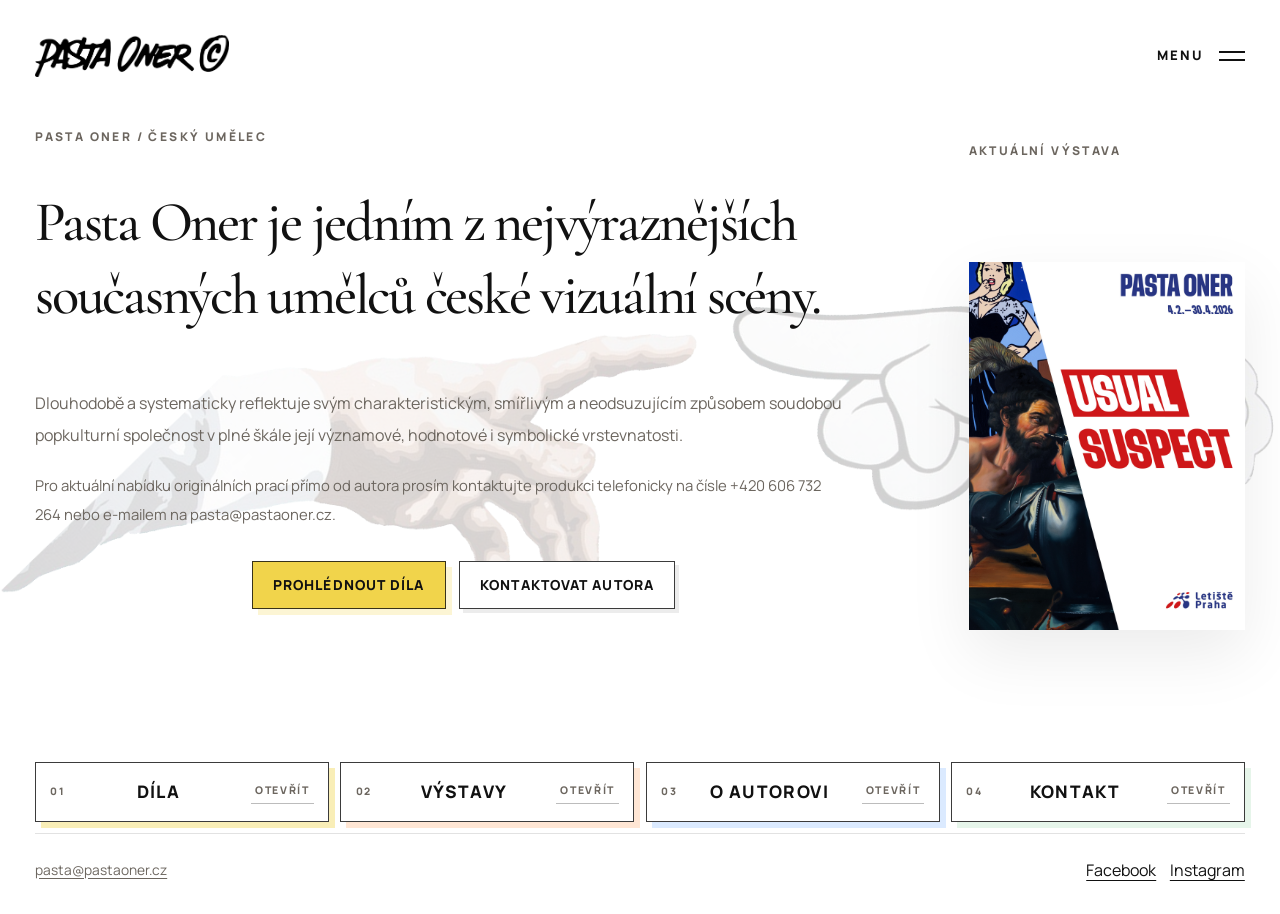
<file: index.html>
<!DOCTYPE html>
<html lang="en">
<head>
  <meta charset="UTF-8">
  <meta name="viewport" content="width=device-width, initial-scale=1.0">
  <title>Pasta Oner | Home</title>
  <meta
    name="description"
    content="A clean, multi-page portfolio concept for Czech artist Pasta Oner, led by the current exhibition and a flatter editorial layout."
  >
  <link rel="preconnect" href="https://fonts.googleapis.com">
  <link rel="preconnect" href="https://fonts.gstatic.com" crossorigin>
  <link
    href="https://fonts.googleapis.com/css2?family=Cormorant+Garamond:wght@400;500;600;700&amp;family=Manrope:wght@400;500;600;700;800&amp;display=swap"
    rel="stylesheet"
  >
  <link
    href="https://cdn.jsdelivr.net/npm/bootstrap@5.3.8/dist/css/bootstrap.min.css"
    rel="stylesheet"
    integrity="sha384-sRIl4kxILFvY47J16cr9ZwB07vP4J8+LH7qKQnuqkuIAvNWLzeN8tE5YBujZqJLB"
    crossorigin="anonymous"
  >
  <link rel="stylesheet" href="css/styles.css">
</head>
<body data-page="home">
  <div class="site-shell">
    <header class="site-header">
      <div class="site-header__inner">
        <a class="site-brand" href="index.html" aria-label="Go to homepage">
          <img src="assets/logo.png" alt="Pasta Oner logo">
        </a>
        <div class="site-header__actions">
          <button class="menu-toggle" type="button" data-menu-toggle aria-controls="siteNavPanel" aria-expanded="false">
            <span class="menu-toggle__label" data-ui="menu_open">Menu</span>
            <span class="menu-toggle__icon" aria-hidden="true"></span>
          </button>
        </div>
      </div>
      <div class="menu-panel" id="siteNavPanel" data-menu-panel aria-hidden="true">
        <div class="menu-panel__header">
          <span class="menu-panel__eyebrow">Pasta Oner</span>
          <button class="menu-close" type="button" data-menu-close aria-label="Close menu" data-ui="menu_close">Close</button>
        </div>
        <div class="menu-panel__body">
          <ul class="site-nav" data-site-nav></ul>
          <div class="menu-panel__tools">
            <div class="menu-panel__tool-row">
              <span class="menu-panel__eyebrow" data-ui="language_switch">Language</span>
              <div class="language-switch language-switch--menu" role="group" aria-label="Language switch">
                <button class="language-switch__button" type="button" data-set-lang="cs">CZ</button>
                <button class="language-switch__button" type="button" data-set-lang="en">EN</button>
              </div>
            </div>
            <div class="menu-panel__tool-row">
              <span class="menu-panel__eyebrow" data-ui="theme_switch">Theme</span>
              <div class="language-switch language-switch--menu" role="group" aria-label="Theme switch">
                <button class="language-switch__button" type="button" data-set-theme="light" data-ui="theme_light">Light</button>
                <button class="language-switch__button" type="button" data-set-theme="dark" data-ui="theme_dark">Dark</button>
              </div>
            </div>
          </div>
        </div>
      </div>
      <button class="menu-backdrop" type="button" data-menu-close tabindex="-1" aria-hidden="true"></button>
    </header>

    <main class="page-main">
      <section class="landing-grid section-line">
        <div class="landing-gesture" aria-hidden="true">
          <img src="assets/hands.png" alt="">
        </div>
        <div class="landing-grid__copy">
          <span class="section-kicker" data-home-kicker></span>
          <h1 class="display-title" data-home-title></h1>
          <p class="lead-copy" data-home-copy></p>
          <p class="page-note" data-home-note></p>
          <div class="hero-actions">
            <a class="button-link button-link--filled" href="works.html" data-ui="home_primary_cta">View artworks</a>
            <a class="button-link" href="contact.html" data-ui="home_secondary_cta">Contact the artist</a>
          </div>
        </div>
        <aside class="poster-panel">
          <span class="section-kicker" data-ui="current_exhibition">Current exhibition</span>
          <div class="poster-panel__image">
            <a class="poster-panel__link" href="exhibitions.html" aria-label="Open exhibitions page">
              <img src="assets/currentexibit.jpg" alt="Current exhibition poster">
            </a>
          </div>
        </aside>
      </section>

      <section class="section-line home-directory">
        <div class="home-route-list" data-home-links></div>
      </section>
    </main>

    <footer class="site-footer" data-site-footer></footer>
  </div>

  <script
    src="https://cdn.jsdelivr.net/npm/bootstrap@5.3.8/dist/js/bootstrap.bundle.min.js"
    integrity="sha384-FKyoEForCGlyvwx9Hj09JcYn3nv7wiPVlz7YYwJrWVcXK/BmnVDxM+D2scQbITxI"
    crossorigin="anonymous"
  ></script>
  <script src="js/content.js"></script>
  <script src="js/main.js"></script>
</body>
</html>
</file>
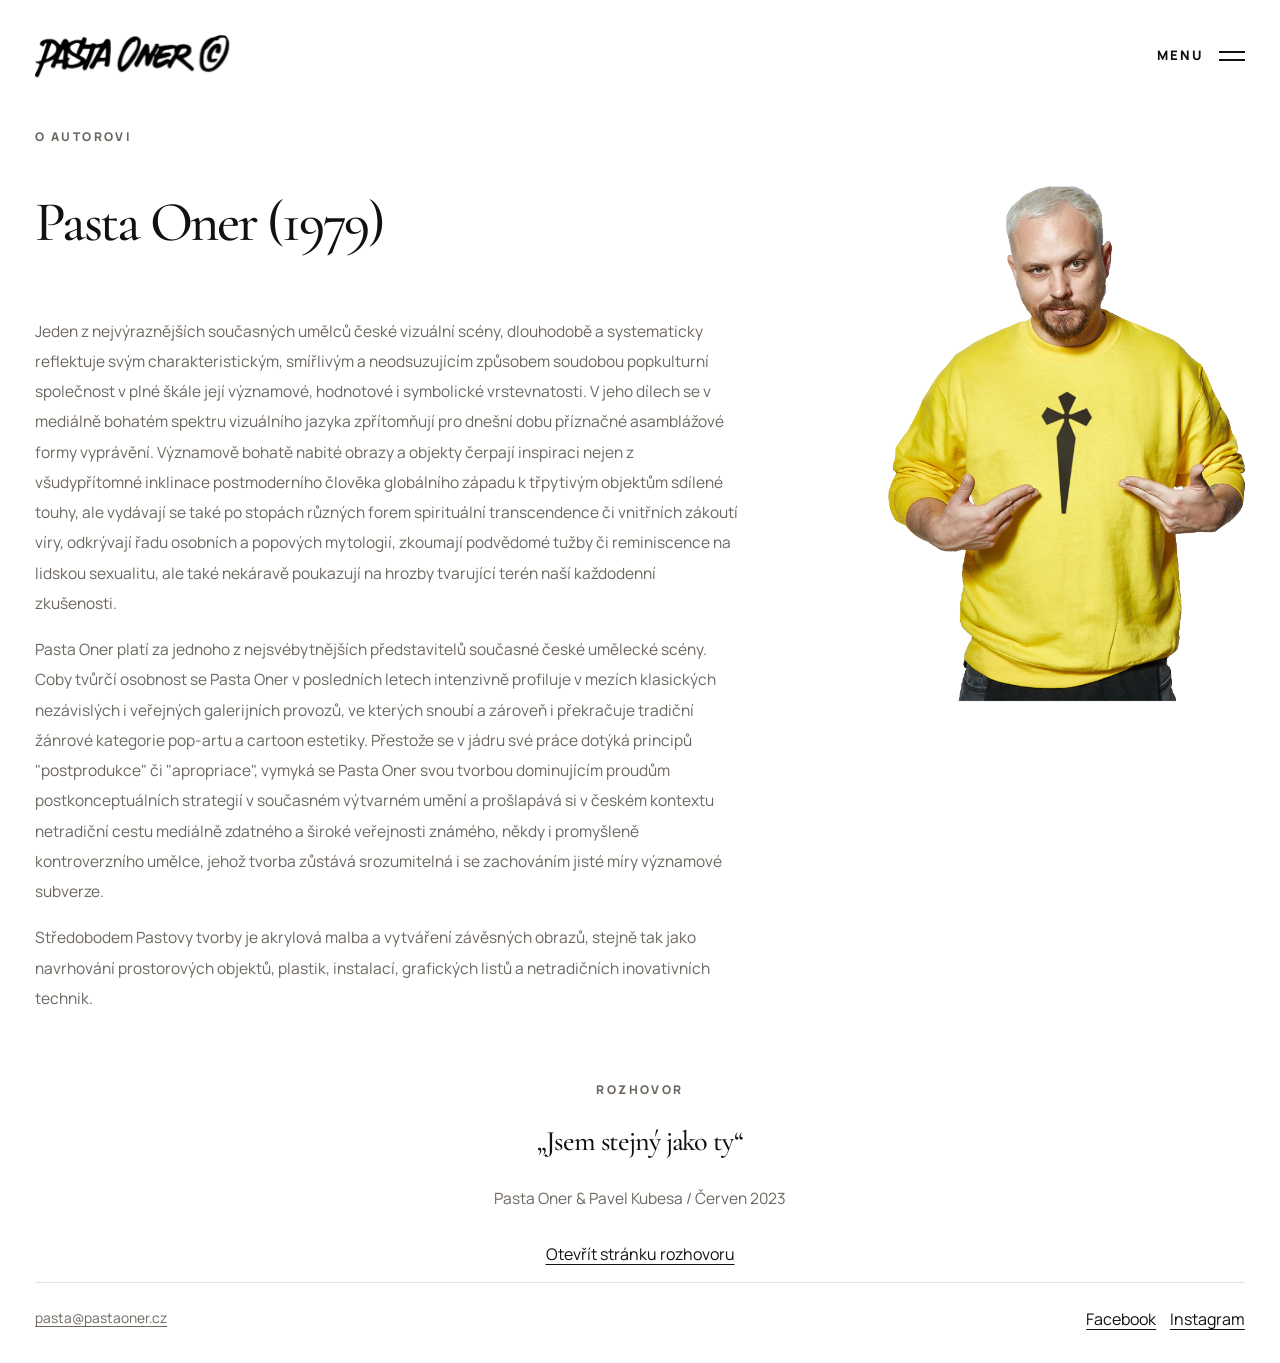
<file: about.html>
<!DOCTYPE html>
<html lang="en">
<head>
  <meta charset="UTF-8">
  <meta name="viewport" content="width=device-width, initial-scale=1.0">
  <title>Pasta Oner | About</title>
  <meta
    name="description"
    content="Biography, practice overview, and interview entry point for Pasta Oner."
  >
  <link rel="preconnect" href="https://fonts.googleapis.com">
  <link rel="preconnect" href="https://fonts.gstatic.com" crossorigin>
  <link
    href="https://fonts.googleapis.com/css2?family=Cormorant+Garamond:wght@400;500;600;700&amp;family=Manrope:wght@400;500;600;700;800&amp;display=swap"
    rel="stylesheet"
  >
  <link
    href="https://cdn.jsdelivr.net/npm/bootstrap@5.3.8/dist/css/bootstrap.min.css"
    rel="stylesheet"
    integrity="sha384-sRIl4kxILFvY47J16cr9ZwB07vP4J8+LH7qKQnuqkuIAvNWLzeN8tE5YBujZqJLB"
    crossorigin="anonymous"
  >
  <link rel="stylesheet" href="css/styles.css">
</head>
<body data-page="about">
  <div class="site-shell">
    <header class="site-header">
      <div class="site-header__inner">
        <a class="site-brand" href="index.html" aria-label="Go to homepage">
          <img src="assets/logo.png" alt="Pasta Oner logo">
        </a>
        <div class="site-header__actions">
          <button class="menu-toggle" type="button" data-menu-toggle aria-controls="siteNavPanel" aria-expanded="false">
            <span class="menu-toggle__label" data-ui="menu_open">Menu</span>
            <span class="menu-toggle__icon" aria-hidden="true"></span>
          </button>
        </div>
      </div>
      <div class="menu-panel" id="siteNavPanel" data-menu-panel aria-hidden="true">
        <div class="menu-panel__header">
          <span class="menu-panel__eyebrow">Pasta Oner</span>
          <button class="menu-close" type="button" data-menu-close aria-label="Close menu" data-ui="menu_close">Close</button>
        </div>
        <div class="menu-panel__body">
          <ul class="site-nav" data-site-nav></ul>
          <div class="menu-panel__tools">
            <div class="menu-panel__tool-row">
              <span class="menu-panel__eyebrow" data-ui="language_switch">Language</span>
              <div class="language-switch language-switch--menu" role="group" aria-label="Language switch">
                <button class="language-switch__button" type="button" data-set-lang="cs">CZ</button>
                <button class="language-switch__button" type="button" data-set-lang="en">EN</button>
              </div>
            </div>
            <div class="menu-panel__tool-row">
              <span class="menu-panel__eyebrow" data-ui="theme_switch">Theme</span>
              <div class="language-switch language-switch--menu" role="group" aria-label="Theme switch">
                <button class="language-switch__button" type="button" data-set-theme="light" data-ui="theme_light">Light</button>
                <button class="language-switch__button" type="button" data-set-theme="dark" data-ui="theme_dark">Dark</button>
              </div>
            </div>
          </div>
        </div>
      </div>
      <button class="menu-backdrop" type="button" data-menu-close tabindex="-1" aria-hidden="true"></button>
    </header>

    <main class="page-main">
      <section class="about-layout section-line">
        <div class="about-layout__copy">
          <span class="section-kicker" data-about-kicker></span>
          <h1 class="display-title" data-about-title></h1>
          <div class="body-copy bio-copy" data-bio-copy></div>
        </div>
        <aside class="media-panel media-panel--portrait">
          <div class="media-panel__image">
            <img src="assets/pasta_portrait.png" alt="Pasta Oner portrait">
          </div>
        </aside>
      </section>

      <section class="section-line interview-teaser">
        <span class="section-kicker" data-ui="interview">Interview</span>
        <h2 class="section-title section-title--compact" data-about-interview-title></h2>
        <p class="body-copy" data-about-interview-copy></p>
        <a class="text-link" href="interview.html" data-ui="open_interview_subpage">Open interview subpage</a>
      </section>
    </main>

    <footer class="site-footer" data-site-footer></footer>
  </div>

  <script
    src="https://cdn.jsdelivr.net/npm/bootstrap@5.3.8/dist/js/bootstrap.bundle.min.js"
    integrity="sha384-FKyoEForCGlyvwx9Hj09JcYn3nv7wiPVlz7YYwJrWVcXK/BmnVDxM+D2scQbITxI"
    crossorigin="anonymous"
  ></script>
  <script src="js/content.js"></script>
  <script src="js/main.js"></script>
</body>
</html>
</file>
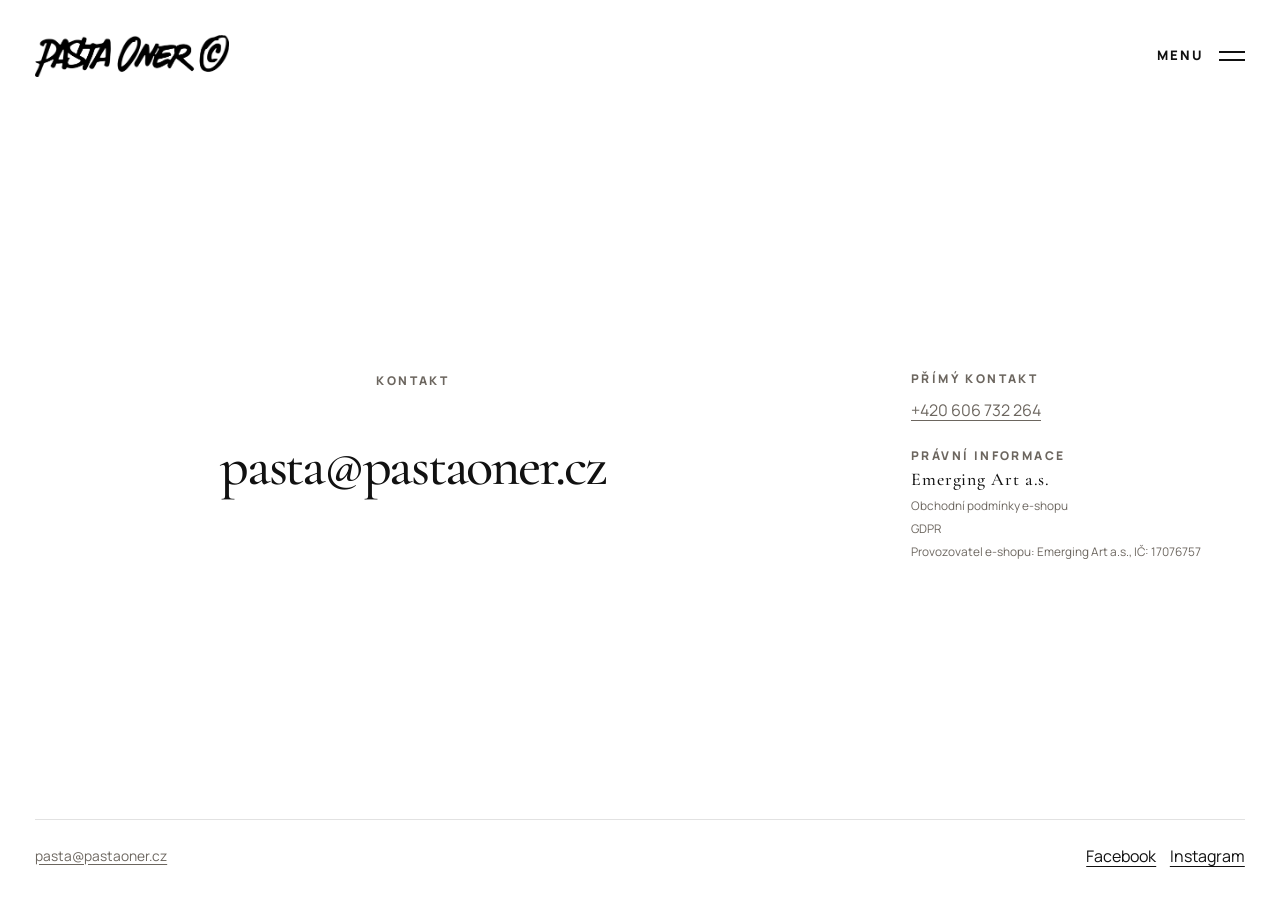
<file: contact.html>
<!DOCTYPE html>
<html lang="en">
<head>
  <meta charset="UTF-8">
  <meta name="viewport" content="width=device-width, initial-scale=1.0">
  <title>Pasta Oner | Contact</title>
  <meta
    name="description"
    content="Contact information, social links, and source legal note for Pasta Oner."
  >
  <link rel="preconnect" href="https://fonts.googleapis.com">
  <link rel="preconnect" href="https://fonts.gstatic.com" crossorigin>
  <link
    href="https://fonts.googleapis.com/css2?family=Cormorant+Garamond:wght@400;500;600;700&amp;family=Manrope:wght@400;500;600;700;800&amp;display=swap"
    rel="stylesheet"
  >
  <link
    href="https://cdn.jsdelivr.net/npm/bootstrap@5.3.8/dist/css/bootstrap.min.css"
    rel="stylesheet"
    integrity="sha384-sRIl4kxILFvY47J16cr9ZwB07vP4J8+LH7qKQnuqkuIAvNWLzeN8tE5YBujZqJLB"
    crossorigin="anonymous"
  >
  <link rel="stylesheet" href="css/styles.css">
</head>
<body data-page="contact">
  <div class="site-shell">
    <header class="site-header">
      <div class="site-header__inner">
        <a class="site-brand" href="index.html" aria-label="Go to homepage">
          <img src="assets/logo.png" alt="Pasta Oner logo">
        </a>
        <div class="site-header__actions">
          <button class="menu-toggle" type="button" data-menu-toggle aria-controls="siteNavPanel" aria-expanded="false">
            <span class="menu-toggle__label" data-ui="menu_open">Menu</span>
            <span class="menu-toggle__icon" aria-hidden="true"></span>
          </button>
        </div>
      </div>
      <div class="menu-panel" id="siteNavPanel" data-menu-panel aria-hidden="true">
        <div class="menu-panel__header">
          <span class="menu-panel__eyebrow">Pasta Oner</span>
          <button class="menu-close" type="button" data-menu-close aria-label="Close menu" data-ui="menu_close">Close</button>
        </div>
        <div class="menu-panel__body">
          <ul class="site-nav" data-site-nav></ul>
          <div class="menu-panel__tools">
            <div class="menu-panel__tool-row">
              <span class="menu-panel__eyebrow" data-ui="language_switch">Language</span>
              <div class="language-switch language-switch--menu" role="group" aria-label="Language switch">
                <button class="language-switch__button" type="button" data-set-lang="cs">CZ</button>
                <button class="language-switch__button" type="button" data-set-lang="en">EN</button>
              </div>
            </div>
            <div class="menu-panel__tool-row">
              <span class="menu-panel__eyebrow" data-ui="theme_switch">Theme</span>
              <div class="language-switch language-switch--menu" role="group" aria-label="Theme switch">
                <button class="language-switch__button" type="button" data-set-theme="light" data-ui="theme_light">Light</button>
                <button class="language-switch__button" type="button" data-set-theme="dark" data-ui="theme_dark">Dark</button>
              </div>
            </div>
          </div>
        </div>
      </div>
      <button class="menu-backdrop" type="button" data-menu-close tabindex="-1" aria-hidden="true"></button>
    </header>

    <main class="page-main">
      <section class="contact-layout section-line">
        <div class="contact-layout__copy">
          <span class="section-kicker" data-contact-kicker></span>
          <h1 class="display-title" data-contact-title></h1>
          <div class="lead-copy lead-copy--contact" data-contact-copy></div>
        </div>
        <div class="contact-stack">
          <div class="info-block info-block--contact" data-contact-primary></div>
          <div class="info-block info-block--legal" data-contact-legal></div>
        </div>
      </section>
    </main>

    <footer class="site-footer" data-site-footer></footer>
  </div>

  <script
    src="https://cdn.jsdelivr.net/npm/bootstrap@5.3.8/dist/js/bootstrap.bundle.min.js"
    integrity="sha384-FKyoEForCGlyvwx9Hj09JcYn3nv7wiPVlz7YYwJrWVcXK/BmnVDxM+D2scQbITxI"
    crossorigin="anonymous"
  ></script>
  <script src="js/content.js"></script>
  <script src="js/main.js"></script>
</body>
</html>
</file>
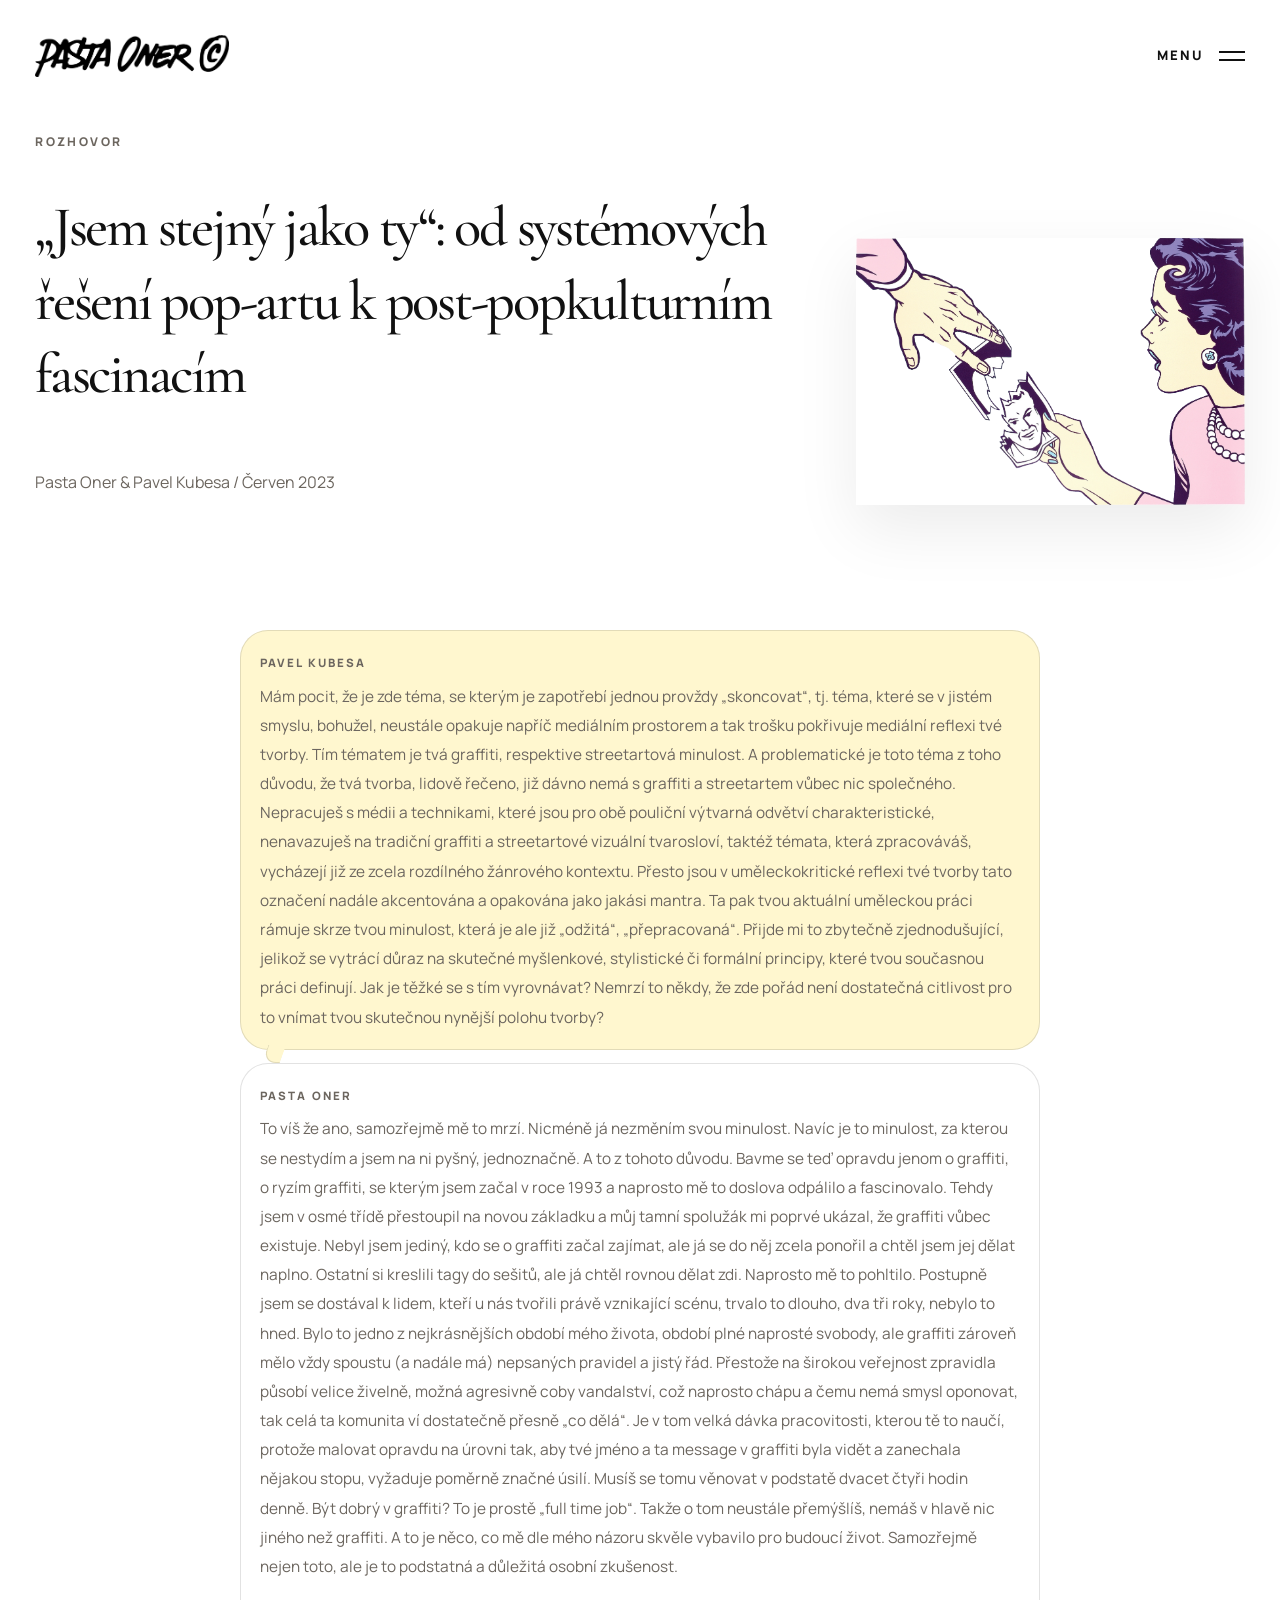
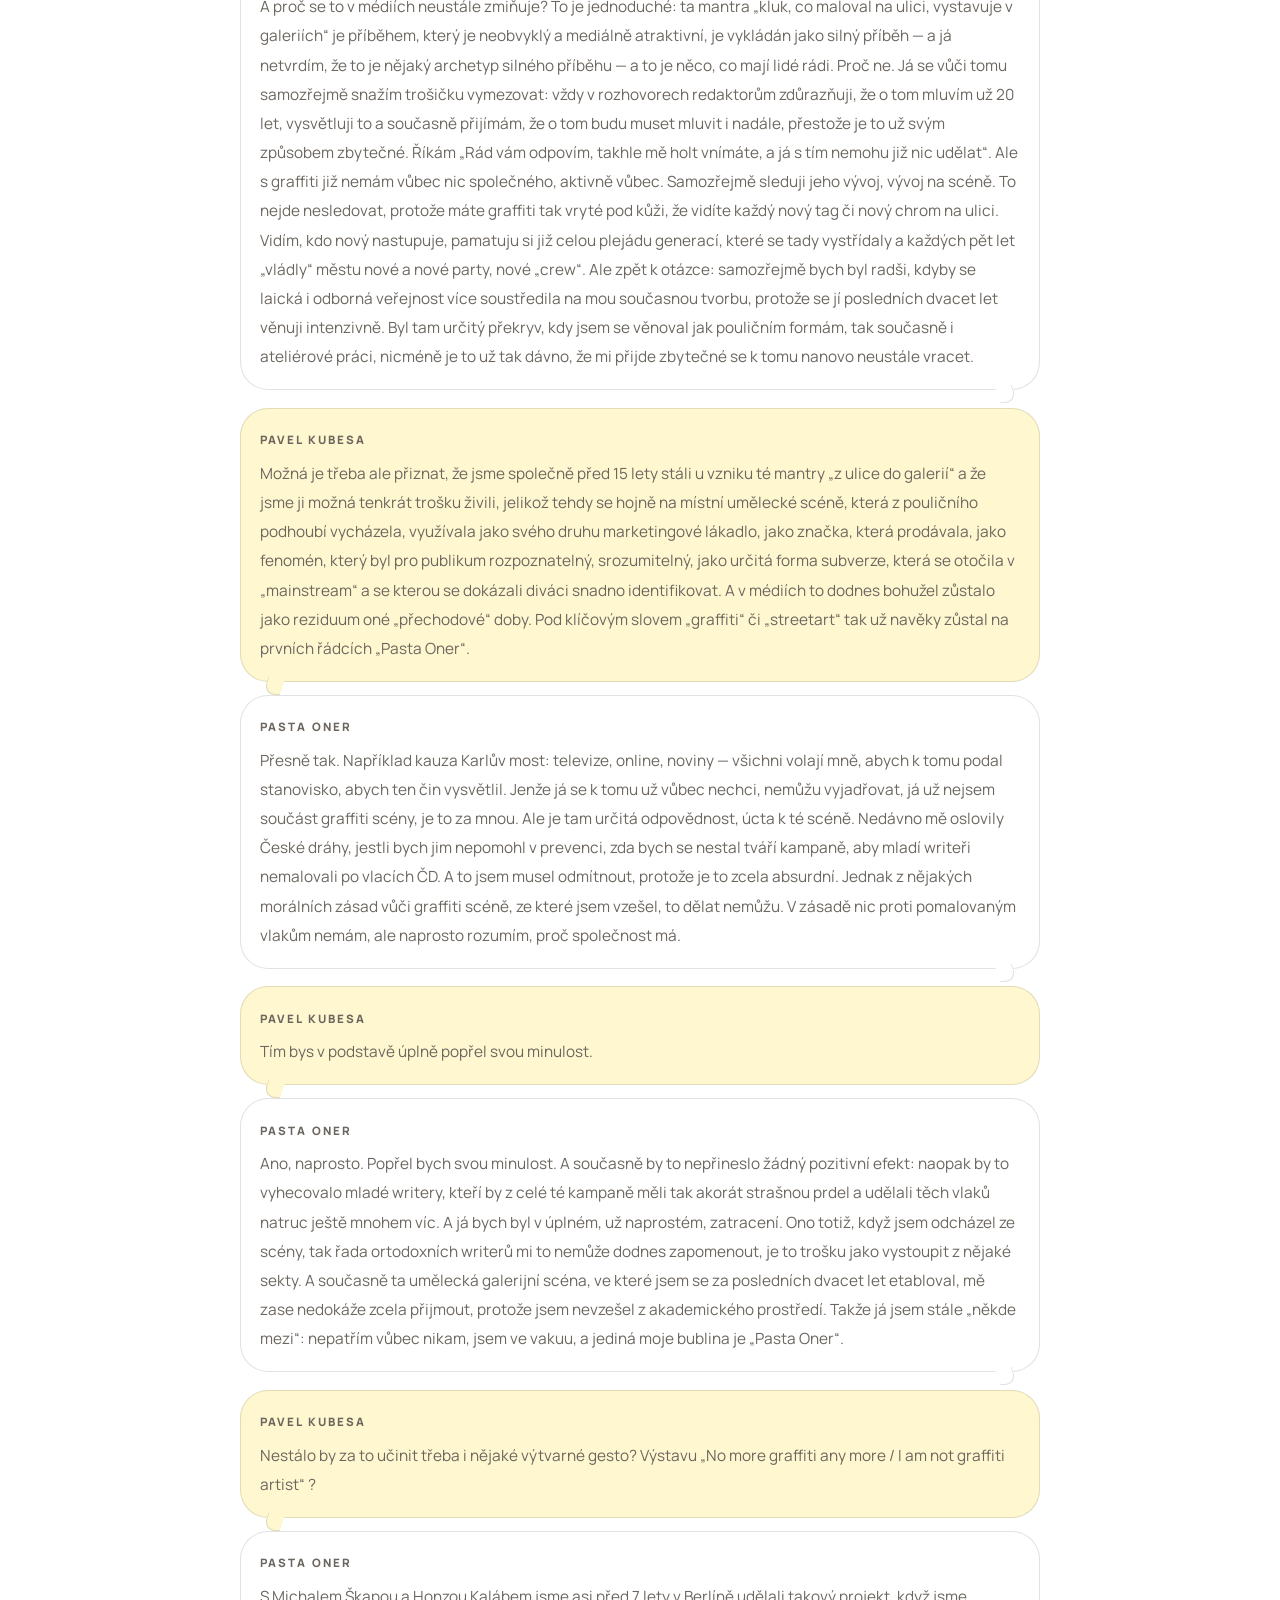
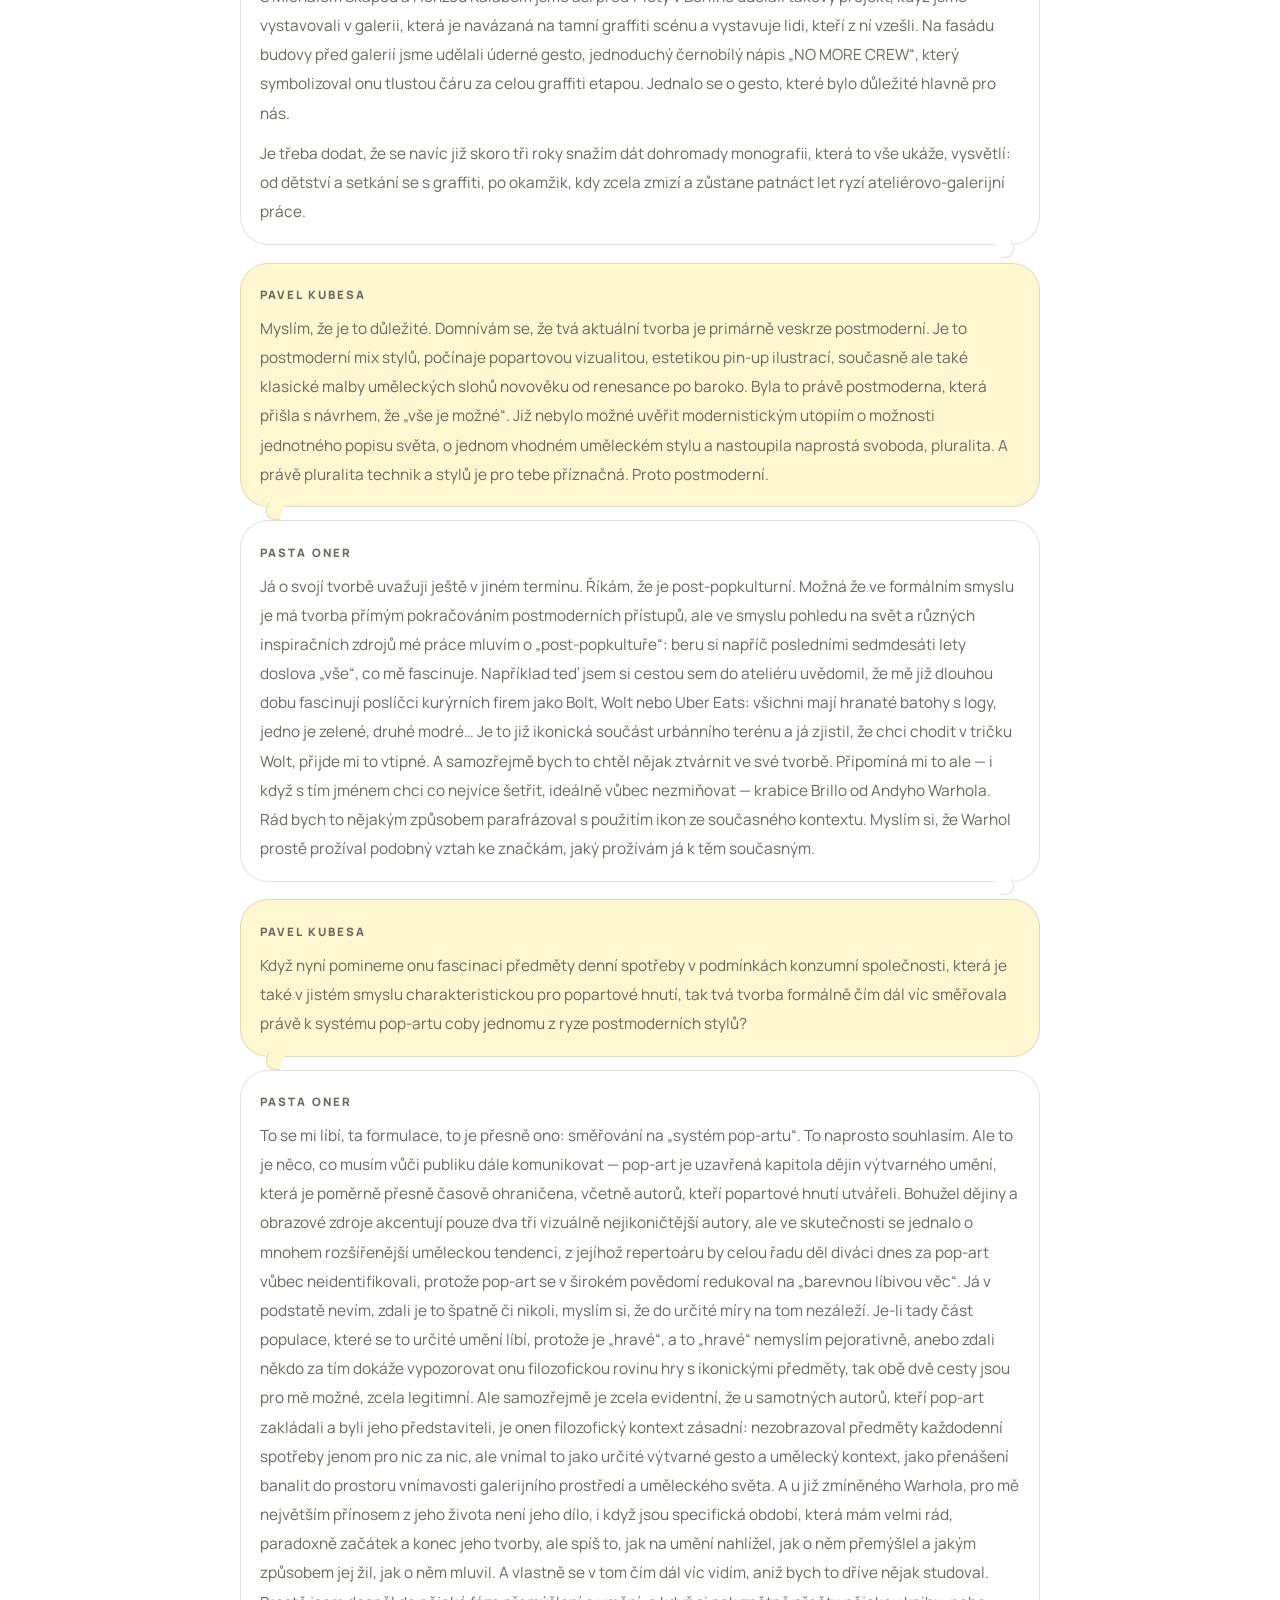
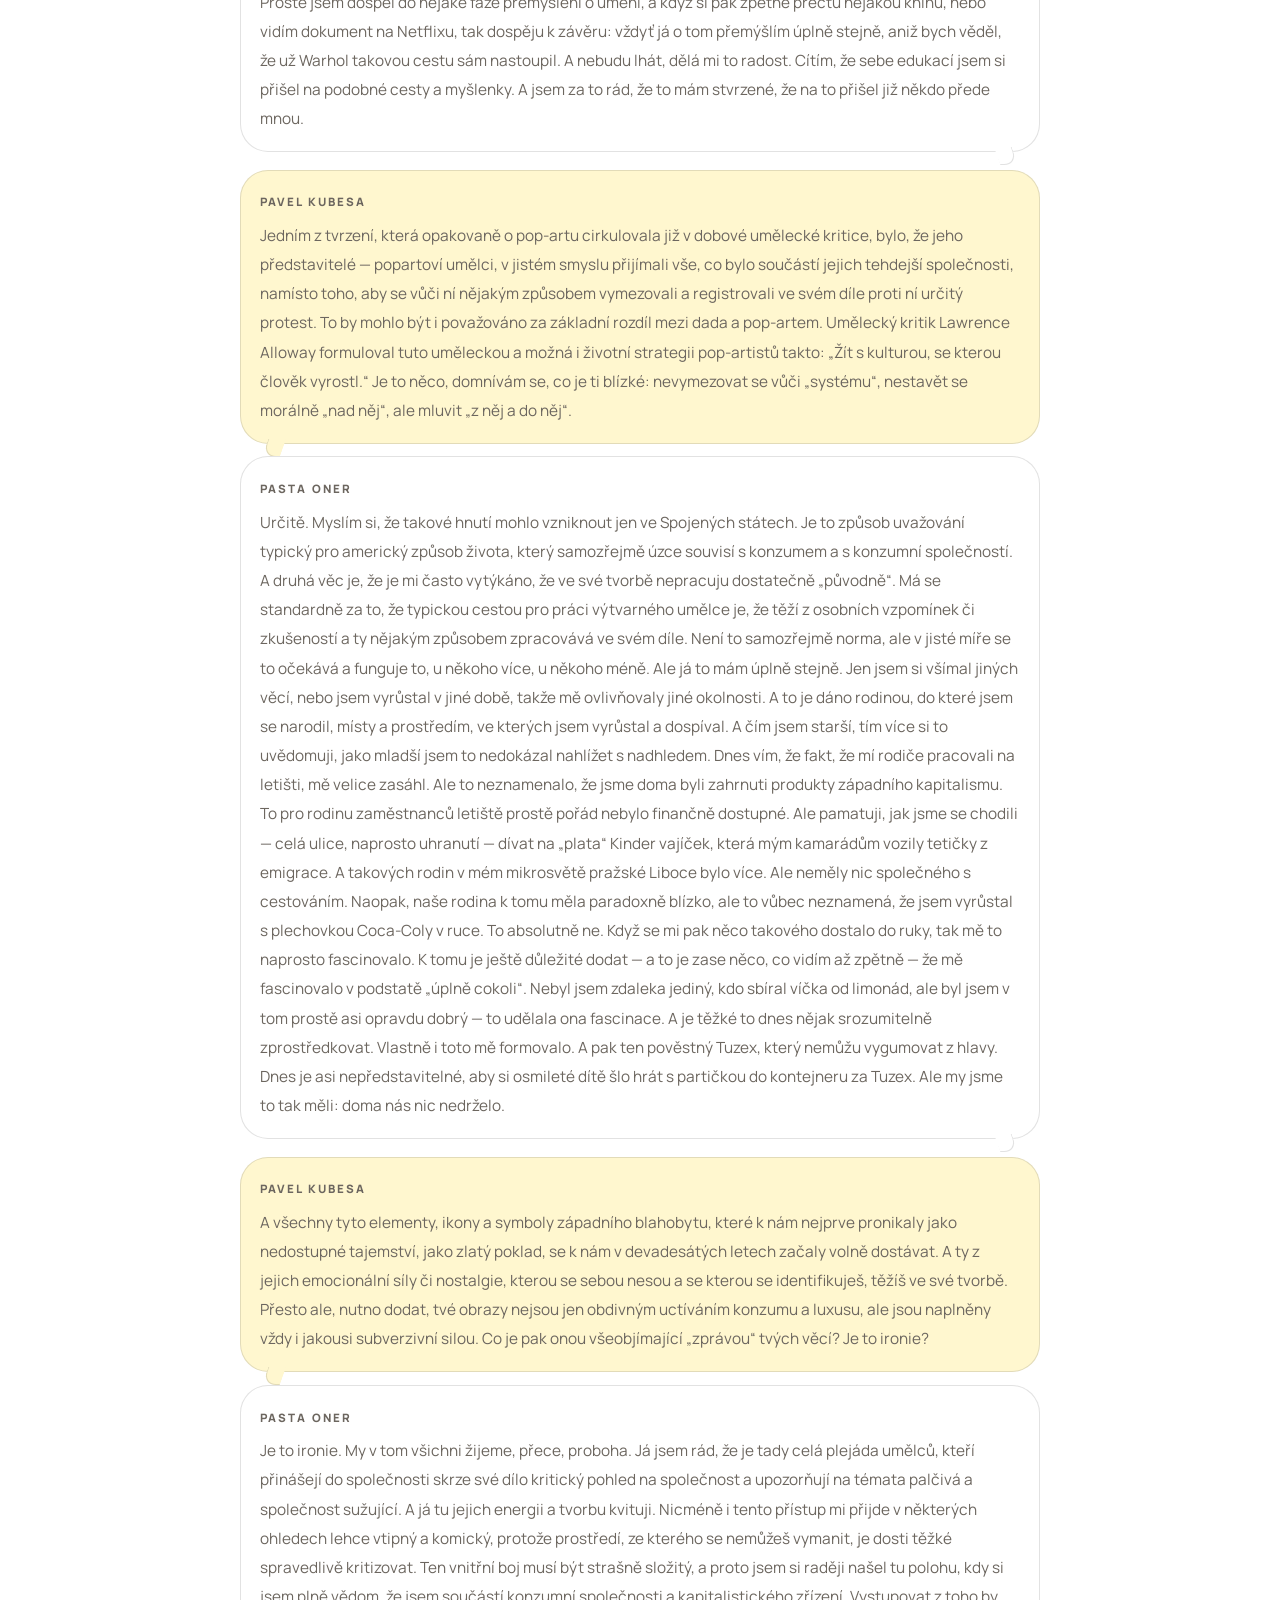
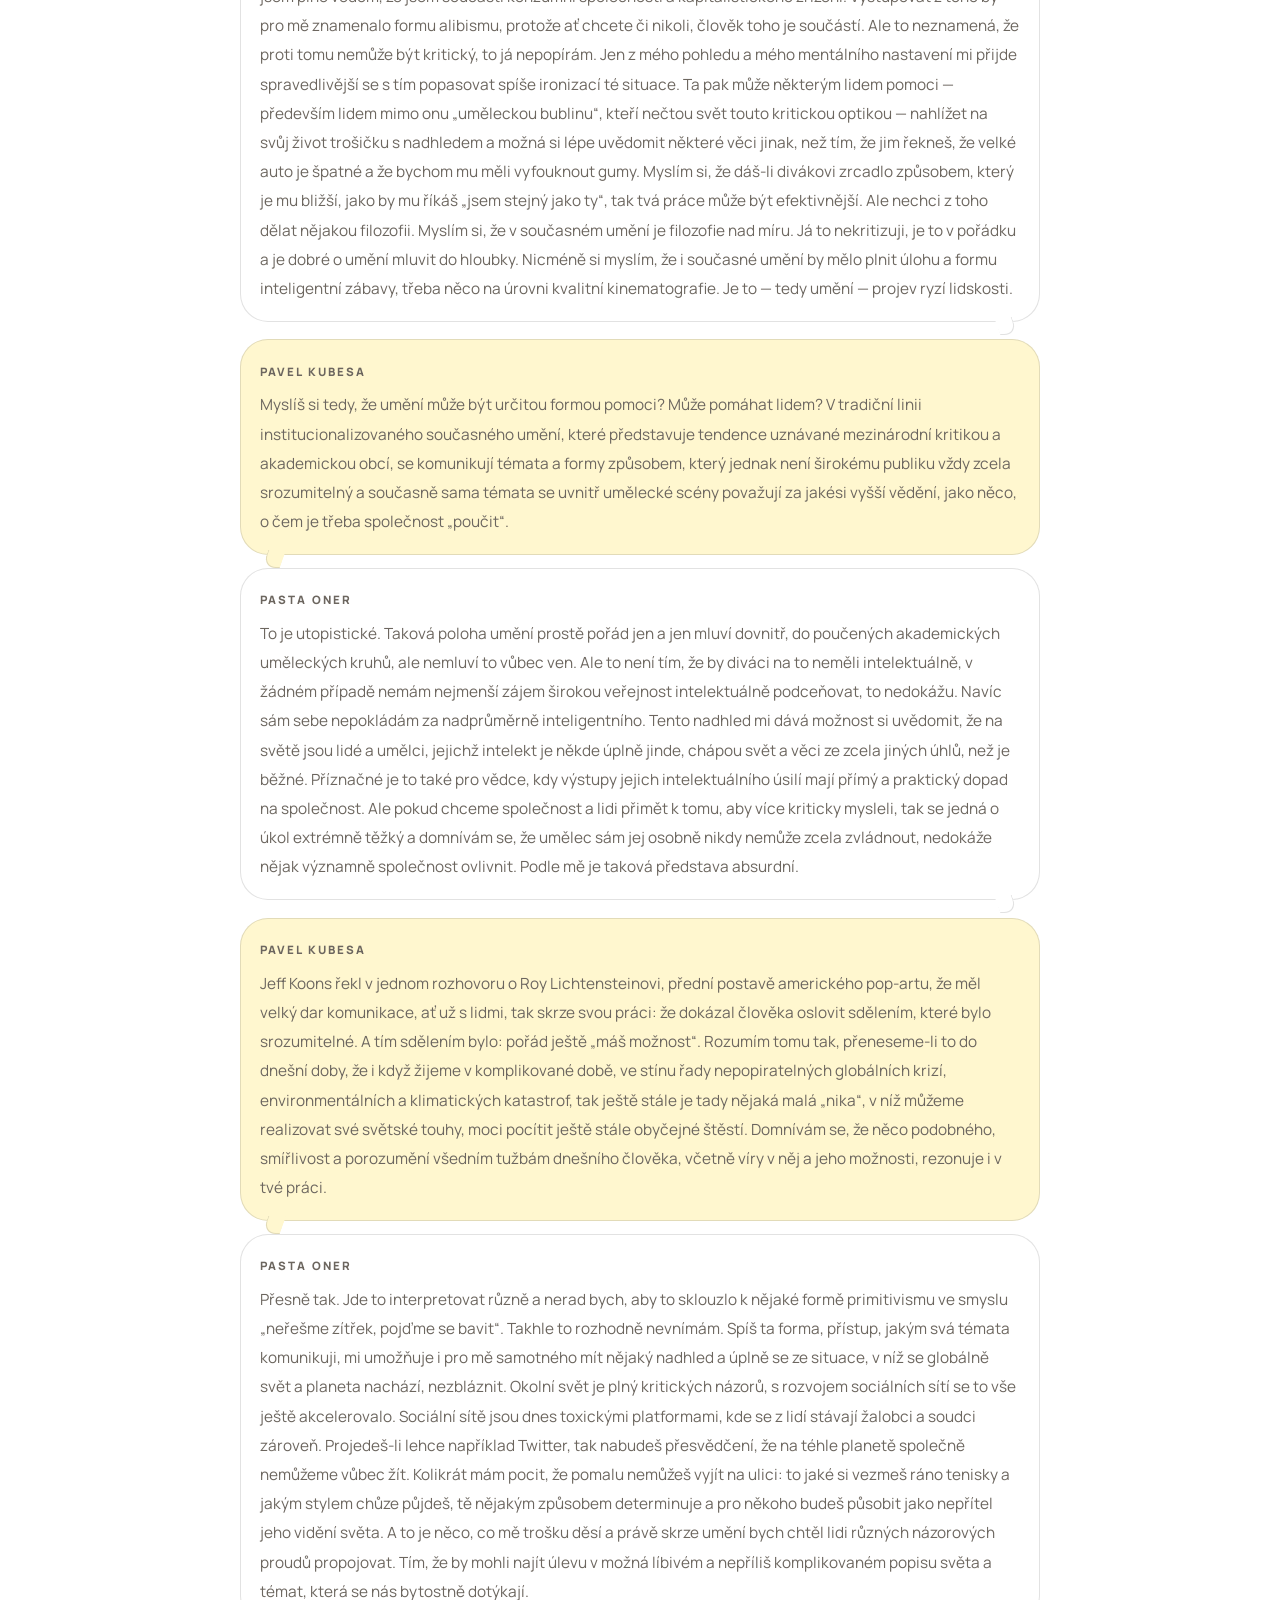
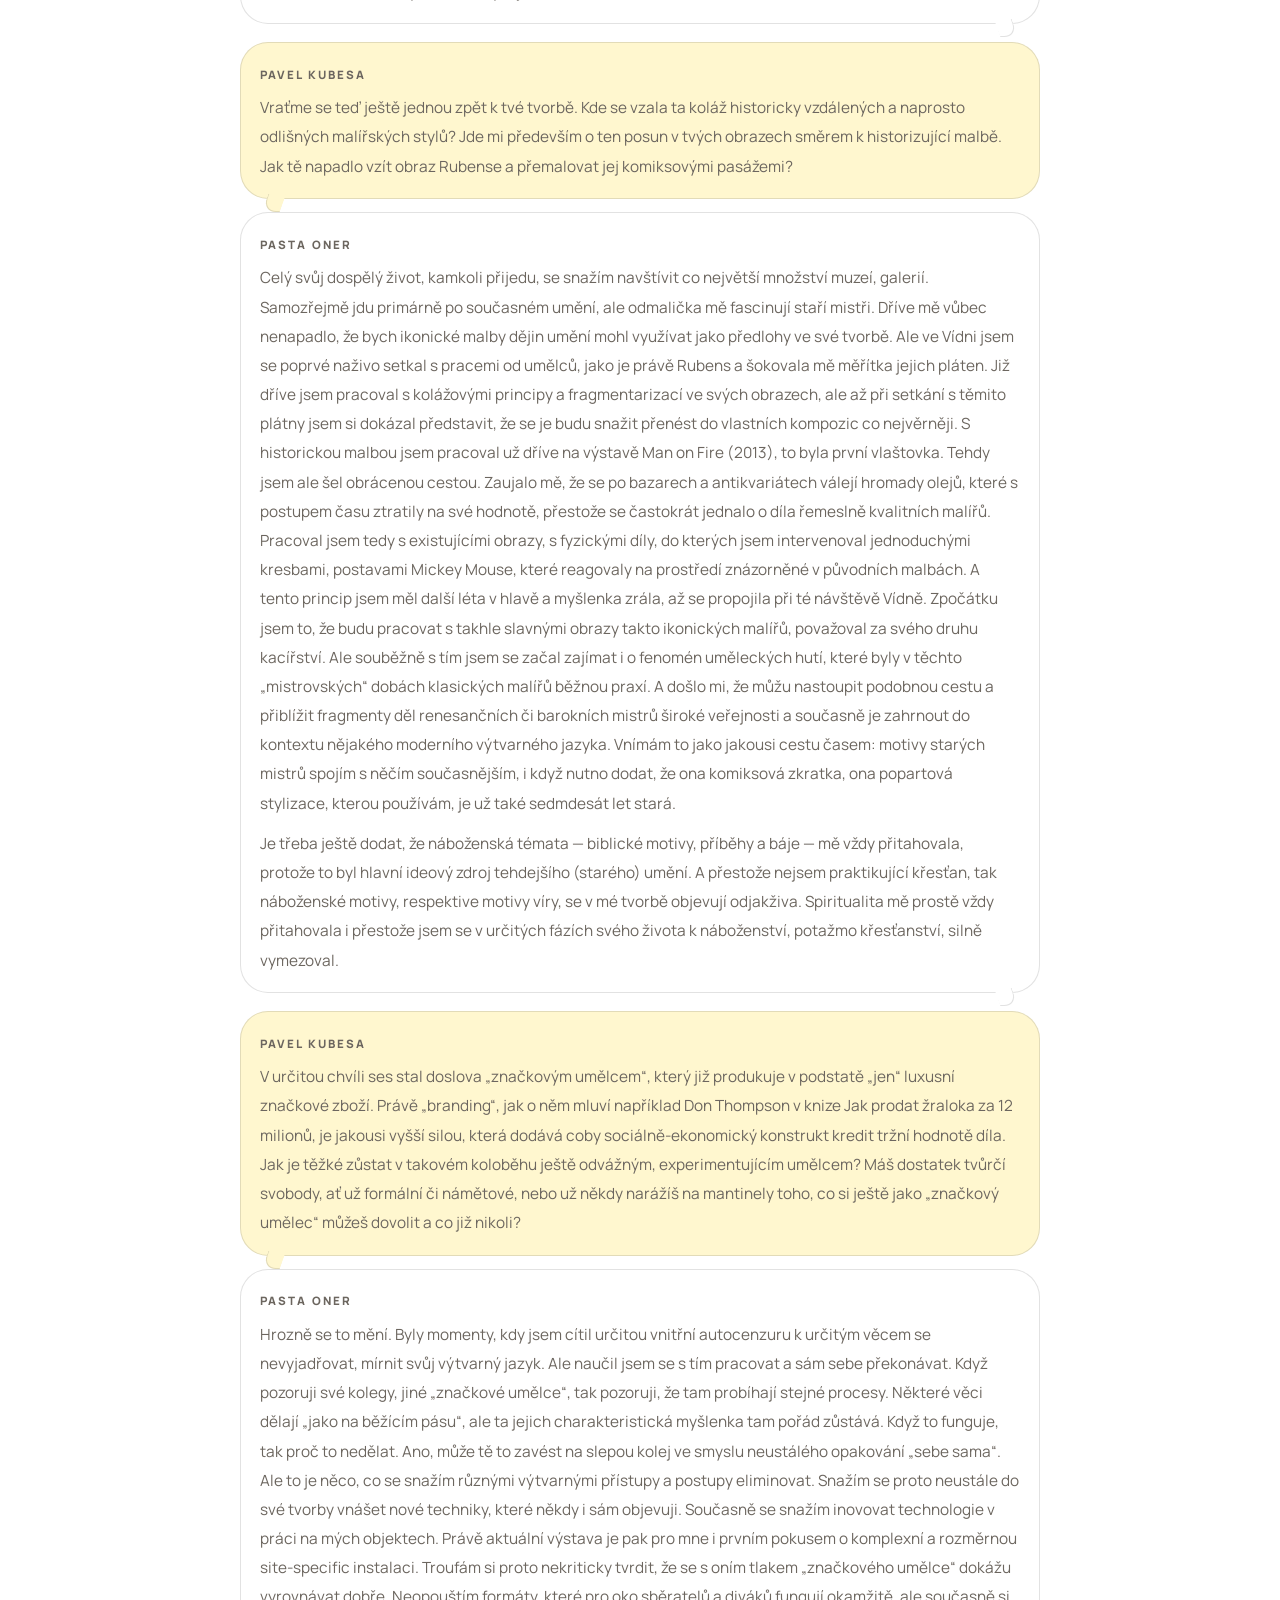
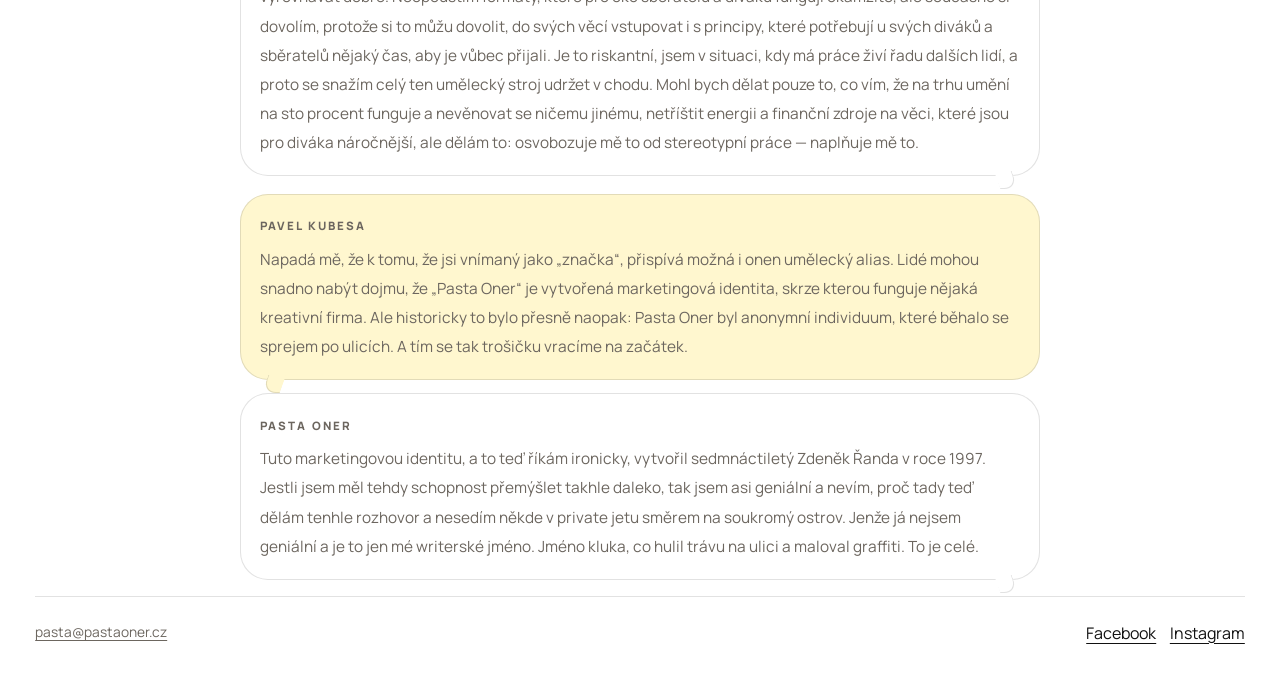
<file: interview.html>
<!DOCTYPE html>
<html lang="en">
<head>
  <meta charset="UTF-8">
  <meta name="viewport" content="width=device-width, initial-scale=1.0">
  <title>Pasta Oner | Interview</title>
  <meta
    name="description"
    content="A Q&A interview subpage for Pasta Oner, arranged as a quieter pop-art conversation."
  >
  <link rel="preconnect" href="https://fonts.googleapis.com">
  <link rel="preconnect" href="https://fonts.gstatic.com" crossorigin>
  <link
    href="https://fonts.googleapis.com/css2?family=Cormorant+Garamond:wght@400;500;600;700&amp;family=Manrope:wght@400;500;600;700;800&amp;display=swap"
    rel="stylesheet"
  >
  <link
    href="https://cdn.jsdelivr.net/npm/bootstrap@5.3.8/dist/css/bootstrap.min.css"
    rel="stylesheet"
    integrity="sha384-sRIl4kxILFvY47J16cr9ZwB07vP4J8+LH7qKQnuqkuIAvNWLzeN8tE5YBujZqJLB"
    crossorigin="anonymous"
  >
  <link rel="stylesheet" href="css/styles.css">
</head>
<body data-page="interview">
  <div class="site-shell">
    <header class="site-header">
      <div class="site-header__inner">
        <a class="site-brand" href="index.html" aria-label="Go to homepage">
          <img src="assets/logo.png" alt="Pasta Oner logo">
        </a>
        <div class="site-header__actions">
          <button class="menu-toggle" type="button" data-menu-toggle aria-controls="siteNavPanel" aria-expanded="false">
            <span class="menu-toggle__label" data-ui="menu_open">Menu</span>
            <span class="menu-toggle__icon" aria-hidden="true"></span>
          </button>
        </div>
      </div>
      <div class="menu-panel" id="siteNavPanel" data-menu-panel aria-hidden="true">
        <div class="menu-panel__header">
          <span class="menu-panel__eyebrow">Pasta Oner</span>
          <button class="menu-close" type="button" data-menu-close aria-label="Close menu" data-ui="menu_close">Close</button>
        </div>
        <div class="menu-panel__body">
          <ul class="site-nav" data-site-nav></ul>
          <div class="menu-panel__tools">
            <div class="menu-panel__tool-row">
              <span class="menu-panel__eyebrow" data-ui="language_switch">Language</span>
              <div class="language-switch language-switch--menu" role="group" aria-label="Language switch">
                <button class="language-switch__button" type="button" data-set-lang="cs">CZ</button>
                <button class="language-switch__button" type="button" data-set-lang="en">EN</button>
              </div>
            </div>
            <div class="menu-panel__tool-row">
              <span class="menu-panel__eyebrow" data-ui="theme_switch">Theme</span>
              <div class="language-switch language-switch--menu" role="group" aria-label="Theme switch">
                <button class="language-switch__button" type="button" data-set-theme="light" data-ui="theme_light">Light</button>
                <button class="language-switch__button" type="button" data-set-theme="dark" data-ui="theme_dark">Dark</button>
              </div>
            </div>
          </div>
        </div>
      </div>
      <button class="menu-backdrop" type="button" data-menu-close tabindex="-1" aria-hidden="true"></button>
    </header>

    <main class="page-main">
      <section class="page-intro section-line">
        <div>
          <span class="section-kicker" data-interview-kicker></span>
          <h1 class="display-title" data-interview-title></h1>
          <p class="lead-copy" data-interview-copy></p>
        </div>
        <aside class="media-panel">
          <div class="media-panel__image">
            <img src="assets/passingphotohorizontal.png" alt="Interview visual element">
          </div>
        </aside>
      </section>

      <section class="interview-flow">
        <div class="essay-list" data-interview-list></div>
      </section>
    </main>

    <footer class="site-footer" data-site-footer></footer>
  </div>

  <script
    src="https://cdn.jsdelivr.net/npm/bootstrap@5.3.8/dist/js/bootstrap.bundle.min.js"
    integrity="sha384-FKyoEForCGlyvwx9Hj09JcYn3nv7wiPVlz7YYwJrWVcXK/BmnVDxM+D2scQbITxI"
    crossorigin="anonymous"
  ></script>
  <script src="js/content.js"></script>
  <script src="js/main.js"></script>
</body>
</html>
</file>
<file: css/styles.css>
:root {
  --bg: #ffffff;
  --surface: #ffffff;
  --surface-soft: #f7f7f7;
  --surface-elevated: rgba(255, 255, 255, 0.98);
  --text: #111111;
  --text-soft: #6c665f;
  --line: rgba(17, 17, 17, 0.12);
  --line-strong: rgba(17, 17, 17, 0.28);
  --ink: rgba(17, 17, 17, 0.82);
  --ink-faint: rgba(17, 17, 17, 0.2);
  --ink-underline: rgba(17, 17, 17, 0.28);
  --accent: #f1d44b;
  --shadow: 0 24px 60px rgba(17, 17, 17, 0.08);
  --menu-shadow: -28px 0 80px rgba(17, 17, 17, 0.08);
  --backdrop: rgba(17, 17, 17, 0.14);
  --panel-shadow: 4px 4px 0 rgba(17, 17, 17, 0.08);
  --panel-shadow-hover: 6px 6px 0 rgba(17, 17, 17, 0.12);
  --logo-filter: none;
  --hand-filter: none;
  --section-gap: clamp(1rem, 8vw, 1rem);
  --shell-pad: clamp(1rem, 2.8vw, 2.2rem);
}

:root[data-theme="dark"] {
  --bg: #202226;
  --surface: #292c31;
  --surface-soft: #33373d;
  --surface-elevated: rgba(32, 34, 38, 0.98);
  --text: #f2eee6;
  --text-soft: #beb8af;
  --line: rgba(242, 238, 230, 0.14);
  --line-strong: rgba(242, 238, 230, 0.28);
  --ink: rgba(242, 238, 230, 0.84);
  --ink-faint: rgba(242, 238, 230, 0.22);
  --ink-underline: rgba(242, 238, 230, 0.3);
  --accent: #d4b53f;
  --shadow: 0 24px 60px rgba(0, 0, 0, 0.28);
  --menu-shadow: -28px 0 80px rgba(0, 0, 0, 0.36);
  --backdrop: rgba(0, 0, 0, 0.42);
  --panel-shadow: 4px 4px 0 rgba(0, 0, 0, 0.22);
  --panel-shadow-hover: 6px 6px 0 rgba(0, 0, 0, 0.32);
  --logo-filter: invert(1) brightness(1.02);
  --hand-filter: none;
}

*,
*::before,
*::after {
  box-sizing: border-box;
}

html {
  scroll-behavior: smooth;
}

body {
  margin: 0;
  overflow-x: hidden;
  font-family: "Manrope", sans-serif;
  color: var(--text);
  background: var(--bg);
}

body.menu-open {
  overflow: hidden;
}

a {
  color: inherit;
  text-decoration: none;
}

img {
  display: block;
  max-width: 100%;
}

button,
input,
textarea,
select {
  font: inherit;
}

::selection {
  background: rgba(241, 212, 75, 0.55);
}

.site-shell {
  min-height: 100vh;
  max-width: 1520px;
  margin: 0 auto;
  padding: var(--shell-pad) var(--shell-pad) 2rem;
  display: flex;
  flex-direction: column;
}

.site-header {
  position: relative;
  margin-bottom: clamp(2rem, 4vw, 3.5rem);
}

.site-header__inner {
  display: flex;
  align-items: center;
  justify-content: space-between;
  gap: 1rem;
}

.site-header__actions {
  display: flex;
  align-items: center;
  justify-content: flex-end;
  gap: 0.9rem;
}

.site-brand {
  position: relative;
  z-index: 22;
}

.site-brand img {
  width: auto;
  height: 42px;
  filter: var(--logo-filter);
}

.menu-toggle,
.menu-close {
  appearance: none;
  border: 0;
  background: transparent;
  color: var(--text);
  cursor: pointer;
}

.menu-toggle {
  position: relative;
  z-index: 22;
  display: inline-flex;
  align-items: center;
  gap: 0.9rem;
  padding: 0.25rem 0;
}

.menu-toggle__label,
.menu-close {
  font-size: 0.82rem;
  font-weight: 800;
  letter-spacing: 0.16em;
  text-transform: uppercase;
}

.menu-toggle__icon {
  position: relative;
  display: inline-block;
  width: 26px;
  height: 10px;
}

.menu-toggle__icon::before,
.menu-toggle__icon::after {
  content: "";
  position: absolute;
  left: 0;
  width: 100%;
  height: 2px;
  background: currentColor;
  transform-origin: center;
  transition: transform 260ms cubic-bezier(0.22, 1, 0.36, 1), top 260ms ease;
}

.menu-toggle__icon::before {
  top: 0;
}

.menu-toggle__icon::after {
  top: 8px;
}

.menu-panel {
  position: fixed;
  top: 0;
  right: 0;
  z-index: 30;
  display: flex;
  flex-direction: column;
  gap: 1.75rem;
  width: min(33vw, 460px);
  min-width: 320px;
  height: 100vh;
  padding: 1.4rem var(--shell-pad) 2rem;
  background: var(--surface-elevated);
  border-left: 1px solid var(--line);
  box-shadow: var(--menu-shadow);
  backdrop-filter: blur(14px);
  transform: translateX(104%);
  opacity: 0;
  pointer-events: none;
  transition:
    transform 380ms cubic-bezier(0.22, 1, 0.36, 1),
    opacity 220ms ease;
}

.menu-panel__header {
  display: flex;
  align-items: center;
  justify-content: space-between;
  gap: 1rem;
}

.menu-panel__eyebrow {
  font-size: 0.8rem;
  font-weight: 800;
  letter-spacing: 0.16em;
  text-transform: uppercase;
  color: var(--text-soft);
}

.menu-panel__body {
  display: grid;
  gap: 2rem;
  align-content: start;
  flex: 1 1 auto;
}

.menu-panel__intro {
  max-width: 18rem;
  margin: 0;
  color: var(--text-soft);
  font-size: 0.95rem;
  line-height: 1.9;
}

.menu-panel__tools {
  display: grid;
  gap: 0.8rem;
  margin-top: auto;
  padding-top: 1rem;
  border-top: 1px solid var(--line);
}

.menu-panel__tool-row {
  display: flex;
  align-items: center;
  justify-content: space-between;
  gap: 0.8rem;
  flex-wrap: wrap;
}

.menu-backdrop {
  position: fixed;
  inset: 0;
  z-index: 25;
  border: 0;
  background: var(--backdrop);
  opacity: 0;
  pointer-events: none;
  transition: opacity 240ms ease;
}

body.menu-open .menu-panel {
  transform: translateX(0);
  opacity: 1;
  pointer-events: auto;
}

body.menu-open .menu-backdrop {
  opacity: 1;
  pointer-events: auto;
}

body.menu-open .menu-toggle__icon::before {
  top: 4px;
  transform: rotate(45deg);
}

body.menu-open .menu-toggle__icon::after {
  top: 4px;
  transform: rotate(-45deg);
}

.site-nav {
  display: grid;
  gap: 0.15rem;
  padding: 0;
  margin: 0;
  list-style: none;
}

.site-nav__item {
  position: relative;
}

.menu-link {
  position: relative;
  display: grid;
  grid-template-columns: 2.2rem minmax(0, 1fr);
  align-items: baseline;
  gap: 1rem;
  padding: 0.9rem 0.25rem 1rem 0;
  border-top: 1px solid var(--line);
  overflow: visible;
}

.site-nav__item:last-child .menu-link {
  border-bottom: 1px solid var(--line);
}

.menu-link__index {
  font-size: 0.72rem;
  font-weight: 800;
  letter-spacing: 0.18em;
  text-transform: uppercase;
  color: var(--text-soft);
}

.menu-link__label {
  position: relative;
  z-index: 2;
  display: inline-block;
  font-family: "Cormorant Garamond", serif;
  font-size: clamp(2rem, 3.4vw, 3.3rem);
  line-height: 0.94;
  letter-spacing: -0.04em;
}

.menu-link__hand {
  position: absolute;
  opacity: 0;
  pointer-events: none;
  transition: transform 260ms cubic-bezier(0.22, 1, 0.36, 1), opacity 180ms ease;
}

.menu-link__hand img {
  width: 100%;
  height: auto;
  filter: var(--hand-filter);
}

.menu-link__hand--hover {
  left: calc(3.5rem - 40px);
  top: calc(100% - 0.6rem - 20px);
  width: 34px;
  transform: translate(-46%, 14px) rotate(-8deg);
}

.menu-link__hand--current {
  left: auto;
  right: -0.12rem;
  top: 0.16rem;
  width: 38px;
  transform: translate(13px, -9px) rotate(11deg);
}

.menu-link:not(.active):hover .menu-link__hand--hover,
.menu-link:not(.active):focus-visible .menu-link__hand--hover,
.menu-link.active .menu-link__hand--current {
  opacity: 1;
  transform: translate(0, 0) rotate(0deg);
}

.menu-link.active .menu-link__label {
  color: var(--text);
}

.menu-link.active::after {
  content: "";
  position: absolute;
  left: 2.2rem;
  right: 0;
  bottom: 0.35rem;
  height: 0.4rem;
  background: rgba(241, 212, 75, 0.5);
  z-index: 1;
}

.page-main {
  display: grid;
  gap: var(--section-gap);
  flex: 1 0 auto;
}

.section-line {
  padding-top: 0;
  border-top: 0;
}

.page-intro--single {
  grid-template-columns: 1fr;
}

.landing-grid,
.page-intro,
.about-layout,
.contact-layout {
  display: grid;
  grid-template-columns: minmax(0, 1.38fr) minmax(260px, 0.72fr);
  gap: clamp(2.5rem, 6vw, 7rem);
  align-items: start;
}

[data-page="home"] .landing-grid {
  grid-template-columns: minmax(0, 1.55fr) minmax(250px, 0.5fr);
  position: relative;
  overflow: visible;
  align-items: start;
  min-height: clamp(520px, 72vh, 760px);
}

[data-page="about"] .about-layout {
  grid-template-columns: minmax(0, 1.22fr) minmax(240px, 0.56fr);
}

[data-page="contact"] .contact-layout {
  grid-template-columns: minmax(0, 1.24fr) minmax(240px, 0.62fr);
}

.page-intro__copy,
.about-layout__copy,
.contact-layout__copy,
.landing-grid__copy,
.landing-grid > div,
.page-intro > div {
  min-width: 0;
}

.landing-grid__copy,
.page-intro__copy,
.about-layout__copy,
.contact-layout__copy {
  display: grid;
  align-content: start;
}

[data-page="home"] .landing-grid__copy {
  padding-top: clamp(0.8rem, 2.8vh, 2.1rem);
}

[data-page="contact"] .contact-layout__copy {
  justify-items: center;
  text-align: center;
}

.landing-gesture {
  position: absolute;
  left: 50%;
  top: 53%;
  width: 100vw;
  transform: translate(-50%, -50%);
  z-index: 0;
  display: flex;
  justify-content: center;
  margin: 0;
  pointer-events: none;
}

.landing-gesture img {
  width: 100%;
  max-width: none;
  height: auto;
  opacity: 0.18;
}

.section-kicker,
.micro-label {
  display: inline-block;
  margin-bottom: 1rem;
  font-size: 0.75rem;
  font-weight: 800;
  letter-spacing: 0.2em;
  text-transform: uppercase;
  color: var(--text-soft);
}

.display-title,
.section-title,
.section-link__title,
.exhibition-item__title,
.timeline-group__year,
.info-block__title,
.artwork-card__title {
  margin: 0;
  font-family: "Cormorant Garamond", serif;
  line-height: 0.95;
  letter-spacing: -0.04em;
}

.display-title {
  max-width: none;
  width: 100%;
  margin-bottom: 3.5rem;
  margin-top: 1.5rem;
  font-size: clamp(2.4rem, 4.4vw, 4.3rem);
  line-height: 1.3;
}

.section-title {
  font-size: clamp(1.8rem, 3.1vw, 2.8rem);
  margin-bottom: 0.95rem;
}

.section-title--compact {
  font-size: clamp(1.5rem, 2.2vw, 2.05rem);
}

.lead-copy,
.body-copy,
.page-note,
.meta-line,
.section-link__text,
.timeline-group__items li,
.info-block p {
  margin-top: 0;
  color: var(--text-soft);
  line-height: 1.95;
}

.lead-copy {
  max-width: 56rem;
  margin-bottom: 1.25rem;
  font-size: 1rem;
}

.body-copy {
  max-width: 56rem;
  font-size: 0.97rem;
}

.body-copy--compact {
  max-width: none;
}

.body-copy--muted {
  color: var(--text-soft);
}

.page-note {
  max-width: 50rem;
  margin-bottom: 0;
  font-size: 0.93rem;
}

.available-toolbar {
  display: flex;
  align-items: end;
  justify-content: space-between;
  gap: 1rem 2rem;
}

.available-toolbar__heading {
  display: grid;
  gap: 0.35rem;
}

.available-toolbar__heading .section-kicker {
  margin-bottom: 0;
}

.available-toolbar__actions {
  display: flex;
  align-items: center;
}

.hero-actions,
.inline-actions,
.site-footer__links {
  display: flex;
  flex-wrap: wrap;
  gap: 0.85rem;
}

.hero-actions {
  margin-top: 3.5rem;
  justify-content: center;
}

.button-link {
  display: inline-flex;
  align-items: center;
  justify-content: center;
  min-height: 48px;
  padding: 0.8rem 1.25rem;
  border: 1.5px solid var(--ink);
  border-radius: 0;
  background: var(--surface);
  box-shadow: var(--panel-shadow);
  font-size: 0.86rem;
  font-weight: 800;
  letter-spacing: 0.08em;
  text-transform: uppercase;
  transition:
    transform 180ms ease,
    border-color 180ms ease,
    background-color 180ms ease,
    box-shadow 180ms ease;
}

.button-link:hover,
.button-link:focus-visible {
  transform: translate(-1px, -1px);
  border-color: var(--text);
  box-shadow: var(--panel-shadow-hover);
}

.button-link--filled {
  background: var(--accent);
  border-color: var(--ink);
  box-shadow: 6px 6px 0 rgba(241, 212, 75, 0.24);
}

.text-link,
.info-link,
.artwork-card__link {
  text-decoration: underline;
  text-underline-offset: 0.24em;
}

.poster-panel,
.media-panel {
  width: 100%;
  justify-self: end;
}

.poster-panel__image,
.media-panel__image {
  display: flex;
  align-items: center;
  justify-content: center;
  overflow: visible;
}

.poster-panel__image img,
.media-panel__image img {
  width: 100%;
  height: 100%;
  object-fit: contain;
  box-shadow: var(--shadow);
}

.poster-panel__link {
  display: block;
  width: 100%;
  transition: transform 180ms ease;
}

.poster-panel__link:hover,
.poster-panel__link:focus-visible {
  transform: translate(-2px, -2px);
}

[data-page="home"] .poster-panel {
  max-width: 350px;
  position: relative;
  z-index: 1;
  align-self: center;
}

[data-page="home"] .poster-panel__image {
  min-height: clamp(320px, 60vh, 620px);
}

[data-page="home"] .landing-grid__copy {
  position: relative;
  z-index: 1;
}

[data-page="home"] .site-header {
  margin-bottom: clamp(1.2rem, 2vw, 1.8rem);
}

[data-page="home"] .page-main {
  gap: clamp(0.5rem, 1.5vh, 0.95rem);
}

[data-page="home"] .hero-actions {
  margin-top: 2rem;
}

[data-page="works"] .media-panel,
[data-page="exhibitions"] .poster-panel,
[data-page="interview"] .media-panel {
  max-width: 390px;
}

[data-page="works"] .media-panel__image,
[data-page="exhibitions"] .poster-panel__image,
[data-page="interview"] .media-panel__image {
  min-height: clamp(300px, 54vh, 560px);
}

[data-page="about"] .media-panel--portrait {
  max-width: 360px;
  position: sticky;
  top: 2rem;
  padding-top: clamp(1rem, 4vw, 2.8rem);
}

[data-page="about"] .media-panel--portrait .media-panel__image {
  min-height: clamp(320px, 60vh, 700px);
  justify-content: flex-end;
}

[data-page="about"] .media-panel--portrait .media-panel__image img {
  width: auto;
  height: min(60vh, 700px);
  max-width: 100%;
  box-shadow: none;
}

.section-heading {
  max-width: none;
  margin-bottom: 1.5rem;
}

.section-link__arrow,
.exhibition-item__toggle {
  font-size: 0.78rem;
  font-weight: 800;
  letter-spacing: 0.18em;
  text-transform: uppercase;
  color: var(--text-soft);
}

.home-directory {
  display: grid;
  gap: 0;
}

.section-heading--home {
  width: 100%;
  max-width: none;
  margin-bottom: 0;
}

.home-route-list {
  display: grid;
  grid-template-columns: repeat(4, minmax(0, 1fr));
  gap: 0.72rem;
  width: 100%;
}

.home-route {
  --route-accent: rgba(241, 212, 75, 0.22);
  position: relative;
  display: flex;
  align-items: center;
  justify-content: space-between;
  gap: 0.7rem;
  min-height: 60px;
  width: 100%;
  padding: 0.72rem 0.88rem;
  border: 1.5px solid var(--ink);
  background: var(--surface);
  box-shadow: 6px 6px 0 var(--route-accent);
  transition:
    transform 180ms ease,
    box-shadow 180ms ease,
    background-color 180ms ease;
}

.home-route:hover,
.home-route:focus-visible {
  transform: translate(-2px, -2px);
  box-shadow: 10px 10px 0 var(--route-accent);
}

.home-route--tone-1 {
  --route-accent: rgba(241, 212, 75, 0.4);
}

.home-route--tone-2 {
  --route-accent: rgba(255, 181, 130, 0.34);
}

.home-route--tone-3 {
  --route-accent: rgba(151, 192, 255, 0.34);
}

.home-route--tone-4 {
  --route-accent: rgba(185, 226, 198, 0.36);
}

.home-route__index {
  font-size: 0.64rem;
  font-weight: 800;
  letter-spacing: 0.18em;
  text-transform: uppercase;
  color: var(--text-soft);
}

.home-route__title {
  font-size: clamp(0.94rem, 1.35vw, 1.14rem);
  font-weight: 800;
  letter-spacing: 0.08em;
  text-transform: uppercase;
}

.home-route__cta {
  display: inline-flex;
  align-items: center;
  justify-content: center;
  min-width: 38px;
  padding: 0.2rem 0.25rem;
  border-bottom: 1px solid var(--ink-underline);
  font-size: 0.66rem;
  font-weight: 800;
  letter-spacing: 0.16em;
  text-transform: uppercase;
  color: var(--text-soft);
}

[data-page="home"] .home-directory {
  margin-top: -0.15rem;
}

.artwork-note {
  max-width: 40rem;
  margin-bottom: 0;
}

.artwork-list {
  display: grid;
  grid-template-columns: repeat(3, minmax(0, 1fr));
  gap: 1.25rem;
}

.available-grid {
  display: grid;
  grid-template-columns: repeat(3, minmax(0, 1fr));
  gap: 1.25rem;
}

.artwork-card {
  position: relative;
  display: block;
  aspect-ratio: 1 / 1.05;
  min-height: 100%;
  border: 1.5px solid var(--ink);
  border-radius: 0;
  background: var(--surface);
  box-shadow: 6px 6px 0 rgba(241, 212, 75, 0.22);
  overflow: hidden;
  transition:
    transform 220ms ease,
    box-shadow 220ms ease,
    border-color 220ms ease;
}

.artwork-card--link {
  color: inherit;
  text-decoration: none;
}

.artwork-card:hover,
.artwork-card:focus-within {
  transform: translate(-2px, -2px);
  box-shadow: 10px 10px 0 rgba(241, 212, 75, 0.28);
  border-color: var(--ink-faint);
}

.artwork-card__image {
  height: 100%;
  overflow: hidden;
  background: var(--surface-soft);
}

.artwork-card__image img {
  width: 100%;
  height: 100%;
  object-fit: cover;
  transition: transform 220ms ease;
}

.artwork-card:hover .artwork-card__image img,
.artwork-card:focus-within .artwork-card__image img {
  transform: scale(1.03);
}

.artwork-card__body {
  position: absolute;
  right: 0;
  bottom: 0;
  left: 0;
  display: grid;
  gap: 0.68rem;
  padding: 1rem 1rem 0.95rem;
  color: #ffffff;
  background: linear-gradient(180deg, rgba(17, 17, 17, 0) 0%, rgba(17, 17, 17, 0.74) 42%, rgba(17, 17, 17, 0.94) 100%);
}

@media (hover: hover) and (min-width: 861px) {
  .artwork-card__body {
    opacity: 0;
    transform: translateY(18px);
    transition: opacity 200ms ease, transform 220ms ease;
  }

  .artwork-card:hover .artwork-card__body,
  .artwork-card:focus-within .artwork-card__body {
    opacity: 1;
    transform: translateY(0);
  }
}

.artwork-card__meta {
  display: flex;
  align-items: center;
  justify-content: space-between;
  gap: 0.6rem;
}

.artwork-card__index {
  font-size: 0.72rem;
  font-weight: 800;
  letter-spacing: 0.18em;
  text-transform: uppercase;
  color: rgba(255, 255, 255, 0.72);
}

.artwork-card__title {
  font-size: clamp(1.55rem, 2.1vw, 2.1rem);
  color: #ffffff;
}

.artwork-card__medium {
  margin: 0;
  color: rgba(255, 255, 255, 0.84);
  font-size: 0.92rem;
  line-height: 1.7;
}

.artwork-card__link {
  margin-top: 0.2rem;
  font-size: 0.76rem;
  font-weight: 800;
  letter-spacing: 0.14em;
  text-transform: uppercase;
  color: rgba(255, 255, 255, 0.9);
}

.artwork-card__body .status-pill {
  background: rgba(241, 212, 75, 0.92);
  color: #111111;
}

.available-card {
  display: flex;
  flex-direction: column;
  min-height: 100%;
  border: 1.5px solid var(--ink);
  border-radius: 0;
  background: var(--surface);
  box-shadow: 6px 6px 0 rgba(151, 192, 255, 0.16);
  overflow: hidden;
  transition: transform 180ms ease, box-shadow 180ms ease;
}

.available-card:hover,
.available-card:focus-within {
  transform: translate(-2px, -2px);
  box-shadow: 10px 10px 0 rgba(151, 192, 255, 0.22);
}

.available-card__image {
  aspect-ratio: 1 / 0.92;
  overflow: hidden;
  background: var(--surface-soft);
}

.available-card__image img {
  width: 100%;
  height: 100%;
  object-fit: cover;
}

.available-card__body {
  display: grid;
  gap: 0.65rem;
  padding: 1.1rem;
}

.available-card__meta {
  display: flex;
  align-items: center;
  justify-content: space-between;
  gap: 0.6rem;
}

.available-card__code {
  font-size: 0.72rem;
  font-weight: 800;
  letter-spacing: 0.18em;
  text-transform: uppercase;
  color: var(--text-soft);
}

.available-card__title {
  margin: 0;
  font-family: "Cormorant Garamond", serif;
  font-size: clamp(1.5rem, 2.1vw, 2rem);
  line-height: 0.98;
  letter-spacing: -0.04em;
}

.available-card__type,
.available-card__size {
  margin: 0;
  color: var(--text-soft);
  font-size: 0.92rem;
  line-height: 1.8;
}

.available-card__link {
  margin-top: 0.1rem;
  font-size: 0.88rem;
}

.status-pill {
  display: inline-flex;
  align-items: center;
  padding: 0.38rem 0.72rem;
  border-radius: 999px;
  background: rgba(241, 212, 75, 0.34);
  color: var(--text);
  font-size: 0.72rem;
  font-weight: 800;
  letter-spacing: 0.14em;
  text-transform: uppercase;
}

.current-exhibition-spotlight {
  margin: clamp(0.5rem, 2vw, 1rem) 0;
  padding: clamp(1.8rem, 5vw, 3.2rem) 0;
  background: transparent;
}

.current-exhibition-spotlight__inner {
  display: grid;
  grid-template-columns: minmax(0, 1fr) minmax(260px, 0.58fr);
  gap: clamp(1.5rem, 4vw, 3.25rem);
  align-items: center;
}

.current-exhibition-spotlight__copy {
  display: grid;
  gap: 0.55rem;
  align-content: start;
  align-self: start;
  margin-top: -0.45rem;
}

.current-exhibition-spotlight__copy .section-kicker {
  margin-bottom: 0.2rem;
}

.current-exhibition-spotlight__title {
  margin: 0;
  font-family: "Cormorant Garamond", serif;
  font-size: clamp(2.4rem, 4.6vw, 4.4rem);
  line-height: 0.94;
  letter-spacing: -0.04em;
}

.current-exhibition-spotlight__poster {
  width: 100%;
  max-width: 380px;
  justify-self: end;
}

.current-exhibition-spotlight__poster .poster-panel__image {
  padding: 0.8rem;
  border: 1.5px solid var(--ink);
  background: var(--surface);
  box-shadow: 6px 6px 0 rgba(255, 181, 130, 0.18);
}

.current-exhibition-spotlight__poster img {
  width: 100%;
  height: auto;
  object-fit: contain;
  box-shadow: none;
}

.exhibitions-stack {
  display: grid;
  gap: 0;
  border-top: 1px solid var(--line);
}

.exhibition-item {
  border-bottom: 1px solid var(--line);
}

.exhibition-item summary {
  list-style: none;
}

.exhibition-item summary::-webkit-details-marker {
  display: none;
}

.exhibition-item__summary {
  display: grid;
  grid-template-columns: 90px minmax(0, 1fr) auto;
  gap: 1.2rem;
  align-items: start;
  padding: 1.35rem 0;
  cursor: pointer;
}

.exhibition-item__status {
  display: inline-flex;
  align-items: center;
  justify-content: center;
  min-height: 32px;
  padding: 0.3rem 0.5rem;
  border-radius: 999px;
  background: var(--surface-soft);
  font-size: 0.72rem;
  font-weight: 800;
  letter-spacing: 0.14em;
  text-transform: uppercase;
}

.exhibition-item__headline p {
  margin: 0;
  color: var(--text-soft);
  line-height: 1.85;
}

.exhibition-item__title {
  margin-bottom: 0.35rem;
  font-size: clamp(1.8rem, 2.6vw, 2.5rem);
}

.exhibition-item__body {
  display: grid;
  gap: 1.1rem;
  padding: 0 0 1.5rem;
}

.exhibition-gallery {
  display: grid;
  grid-template-columns: repeat(2, minmax(0, 1fr));
  gap: 1rem;
}

.exhibition-gallery__item {
  margin: 0;
  overflow: hidden;
  border-radius: 22px;
  background: var(--surface-soft);
}

.exhibition-gallery__item img {
  width: 100%;
  aspect-ratio: 1 / 0.9;
  object-fit: cover;
}

.archive-toggle {
  padding-top: 0;
}

.archive-toggle > summary {
  display: inline-flex;
  align-items: center;
  gap: 0.7rem;
  padding: 0.9rem 1.15rem;
  border: 1px solid var(--line-strong);
  border-radius: 999px;
  cursor: pointer;
  list-style: none;
  font-size: 0.82rem;
  font-weight: 800;
  letter-spacing: 0.12em;
  text-transform: uppercase;
}

.archive-toggle > summary::-webkit-details-marker {
  display: none;
}

.archive-toggle__content {
  display: grid;
  gap: 2rem;
  padding-top: 1.8rem;
}

.collections-list {
  display: flex;
  flex-wrap: wrap;
  gap: 0.6rem;
  padding: 0;
  margin: 0;
  list-style: none;
}

.collections-list li {
  padding: 0.52rem 0.8rem;
  border-radius: 999px;
  background: var(--surface-soft);
  font-size: 0.82rem;
  color: var(--text-soft);
}

.archive-columns {
  display: grid;
  grid-template-columns: repeat(3, minmax(0, 1fr));
  gap: 1.75rem;
}

.timeline-panel {
  display: grid;
  gap: 0.95rem;
}

.timeline-group + .timeline-group {
  margin-top: 1.2rem;
}

.timeline-group__year {
  margin-bottom: 0.6rem;
  font-size: 1.6rem;
}

.timeline-group__items {
  display: grid;
  gap: 0.5rem;
  padding: 0;
  margin: 0;
  list-style: none;
}

.bio-copy {
  display: grid;
  gap: 1rem;
  max-width: 44rem;
}

.bio-copy p,
.info-block p {
  margin-bottom: 0;
}

.language-switch {
  display: inline-flex;
  gap: 0.3rem;
  margin: 0 0 1.6rem;
}

.language-switch--menu {
  margin: 0;
}

.language-switch__button {
  min-width: 48px;
  padding: 0.38rem 0.55rem;
  border: 1.5px solid var(--ink);
  border-radius: 0;
  background: var(--surface);
  box-shadow: 3px 3px 0 rgba(241, 212, 75, 0.18);
  color: var(--text-soft);
  cursor: pointer;
  font-size: 0.67rem;
  font-weight: 800;
  letter-spacing: 0.16em;
  text-transform: uppercase;
  line-height: 1;
  transition: transform 180ms ease, box-shadow 180ms ease, background-color 180ms ease, color 180ms ease;
}

:root[data-theme="dark"] .artwork-card__body {
  background: linear-gradient(180deg, rgba(12, 12, 12, 0) 0%, rgba(12, 12, 12, 0.78) 42%, rgba(12, 12, 12, 0.96) 100%);
}

.language-switch__button.is-active,
.language-switch__button:hover,
.language-switch__button:focus-visible {
  background: rgba(241, 212, 75, 0.28);
  color: var(--text);
  transform: translate(-1px, -1px);
  box-shadow: 5px 5px 0 rgba(241, 212, 75, 0.22);
}

.interview-teaser {
  display: grid;
  gap: 0.8rem;
  max-width: 38rem;
  margin: clamp(1.8rem, 5vw, 3.25rem) auto 0;
  justify-items: center;
  text-align: center;
}

.quote-block {
  max-width: 44rem;
}

.quote-block__text {
  margin: 0;
  color: var(--text-soft);
  font-size: 1rem;
  line-height: 1.95;
}

.interview-flow {
  max-width: 74rem;
  margin: 0 auto;
}

.essay-list {
  display: grid;
  gap: 1.1rem;
  justify-items: center;
}

.qa-thread {
  display: grid;
  gap: 0.8rem;
  width: min(100%, 66rem);
  justify-items: center;
}

.speech-bubble {
  position: relative;
  width: min(100%, 50rem);
  max-width: 50rem;
  padding: 1.1rem 1.2rem;
  border: 1px solid var(--line);
  border-radius: 28px;
  background: var(--bg);
}

.speech-bubble::after {
  content: "";
  position: absolute;
  bottom: -14px;
  width: 18px;
  height: 18px;
  background: inherit;
}

.speech-bubble--question {
  background: #fff7cf;
}

.speech-bubble--question::after {
  left: 24px;
  border-left: 1px solid var(--line);
  border-bottom: 1px solid var(--line);
  border-bottom-left-radius: 14px;
  transform: skewX(-20deg);
}

.speech-bubble--answer {
  margin-inline: auto;
}

.speech-bubble--answer::after {
  right: 24px;
  border-right: 1px solid var(--line);
  border-bottom: 1px solid var(--line);
  border-bottom-right-radius: 14px;
  transform: skewX(20deg);
}

.speech-bubble__label {
  display: inline-block;
  margin-bottom: 0.65rem;
  font-size: 0.72rem;
  font-weight: 800;
  letter-spacing: 0.18em;
  text-transform: uppercase;
  color: var(--text-soft);
}

.speech-bubble__text,
.speech-bubble .body-copy {
  margin: 0;
  color: var(--text-soft);
  font-family: "Manrope", sans-serif;
  font-size: 0.96rem;
  line-height: 1.9;
}

.speech-bubble .body-copy + .body-copy {
  margin-top: 0.7rem;
}

.contact-stack {
  display: grid;
  gap: 1.4rem;
  align-content: start;
  max-width: 22rem;
  justify-self: center;
}

.lead-copy--contact {
  max-width: 32rem;
}

.lead-copy--contact p {
  margin-bottom: 0.95rem;
}

.lead-copy--contact p:last-child {
  margin-bottom: 0;
}

.info-block {
  display: grid;
  gap: 0.35rem;
}

.info-block__title {
  font-size: clamp(1.35rem, 2vw, 1.8rem);
  margin-bottom: 0.25rem;
}

.info-block__title--legal {
  font-size: 1rem;
  letter-spacing: 0.05em;
}

[data-page="contact"] .info-block {
  gap: 0.35rem;
}

[data-page="contact"] .info-block__title {
  font-size: clamp(0.98rem, 1.4vw, 1.15rem);
}

[data-page="contact"] .contact-stack .section-kicker {
  margin-bottom: 0.15rem;
}

[data-page="contact"] .contact-stack p,
[data-page="contact"] .contact-stack a {
  font-size: 0.84rem;
  line-height: 1.8;
}

[data-page="contact"] .contact-layout {
  align-items: center;
}

[data-page="contact"] .contact-stack .info-link {
  font-size: 1rem;
}

[data-page="contact"] .info-block--legal {
  gap: 0.22rem;
}

[data-page="contact"] .info-block--legal p {
  font-size: 0.74rem;
  line-height: 1.65;
}

.stack-links {
  display: grid;
  gap: 0.55rem;
}

.site-footer {
  margin-top: var(--section-gap);
}

[data-page="home"] .site-footer {
  margin-top: 0.7rem;
}

.site-footer__inner {
  display: flex;
  align-items: center;
  justify-content: space-between;
  gap: 1rem 1.5rem;
  flex-wrap: wrap;
  padding-top: 1.5rem;
  border-top: 1px solid var(--line);
}

.site-footer__email {
  font-size: 0.86rem;
  color: var(--text-soft);
  text-decoration: underline;
  text-underline-offset: 0.2em;
}

@media (max-width: 1080px) {
  .landing-grid,
  .page-intro,
  .about-layout,
  .contact-layout,
  .archive-columns,
  .current-exhibition-spotlight__inner {
    grid-template-columns: 1fr;
  }

  .poster-panel,
  .media-panel,
  .contact-stack,
  .current-exhibition-spotlight__poster {
    max-width: 100%;
    justify-self: stretch;
    margin-inline: auto;
  }

  [data-page="about"] .media-panel--portrait {
    position: static;
    padding-top: 0;
  }

  .poster-panel__image,
  .media-panel__image,
  [data-page="home"] .poster-panel__image,
  [data-page="works"] .media-panel__image,
  [data-page="exhibitions"] .poster-panel__image,
  [data-page="interview"] .media-panel__image {
    min-height: auto;
  }

  [data-page="about"] .media-panel--portrait .media-panel__image img {
    width: 100%;
    height: auto;
  }

  .page-main {
    gap: clamp(2.8rem, 8vw, 4rem);
  }

  .landing-grid,
  .page-intro,
  .about-layout,
  .contact-layout,
  .current-exhibition-spotlight__inner {
    gap: 1.75rem;
    justify-items: stretch;
  }

  .artwork-list,
  .available-grid,
  .exhibition-gallery {
    grid-template-columns: 1fr;
  }

  .menu-panel {
    width: min(78vw, 460px);
  }

  .available-toolbar {
    display: grid;
    justify-content: stretch;
  }

  .contact-stack {
    max-width: none;
  }

  [data-page="home"] .landing-grid__copy,
  [data-page="about"] .about-layout__copy,
  [data-page="contact"] .contact-layout__copy {
    width: 100%;
    max-width: none;
  }

  [data-page="home"] .poster-panel {
    max-width: min(100%, 420px);
    justify-self: center;
  }

  [data-page="about"] .media-panel--portrait {
    max-width: min(100%, 340px);
    justify-self: center;
  }

  [data-page="contact"] .contact-stack {
    width: 100%;
    padding-top: 0.4rem;
  }
}

@media (max-width: 860px) {
  .landing-grid,
  .page-intro,
  .about-layout,
  .contact-layout,
  .current-exhibition-spotlight__inner {
    display: flex;
    flex-direction: column;
    align-items: stretch;
    gap: 1.45rem;
  }

  .landing-gesture {
    order: 0;
    margin: -0.1rem 0 0.2rem;
  }

  .landing-grid__copy,
  .page-intro__copy,
  .about-layout__copy,
  .contact-layout__copy {
    order: 1;
  }

  .poster-panel,
  .media-panel,
  .contact-stack,
  .current-exhibition-spotlight__poster {
    order: 2;
    align-self: stretch;
  }

  [data-page="home"] .landing-grid__copy,
  [data-page="about"] .about-layout__copy,
  [data-page="contact"] .contact-layout__copy,
  .page-intro__copy {
    max-width: none;
    width: 100%;
  }

  [data-page="home"] .poster-panel,
  [data-page="about"] .media-panel--portrait,
  [data-page="works"] .media-panel,
  [data-page="interview"] .media-panel,
  [data-page="exhibitions"] .poster-panel,
  .current-exhibition-spotlight__poster {
    max-width: min(100%, 420px);
    margin-inline: auto;
  }

  [data-page="contact"] .contact-stack {
    max-width: none;
    margin-inline: 0;
  }

  .home-route-list {
    display: grid;
    gap: 0.85rem;
    width: 100%;
    grid-template-columns: repeat(2, minmax(0, 1fr));
  }

  .home-route {
    width: 100%;
    justify-content: space-between;
  }

  .artwork-card {
    aspect-ratio: auto;
  }

  .artwork-card__image {
    height: auto;
    aspect-ratio: 1 / 0.96;
  }

  .artwork-card__body {
    position: static;
    gap: 0.55rem;
    padding: 0.9rem 0.9rem 0.95rem;
    background: var(--surface);
    color: var(--text);
    border-top: 1px solid var(--line);
    opacity: 1;
    transform: none;
  }

  .artwork-card__index {
    color: var(--text-soft);
  }

  .artwork-card__title {
    color: var(--text);
  }

  .artwork-card__medium {
    color: var(--text-soft);
  }

  .artwork-card__link {
    color: var(--text-soft);
  }
}

@media (max-width: 760px) {
  .site-shell {
    padding: 0.95rem 0.95rem 1.6rem;
  }

  .menu-panel {
    width: 100%;
    min-width: 0;
  }

  .menu-panel__tools {
    gap: 0.8rem;
    align-items: center;
  }

  .display-title {
    max-width: none;
    font-size: clamp(2rem, 10vw, 3rem);
  }

  .lead-copy,
  .body-copy,
  .page-note,
  .meta-line {
    max-width: none;
  }

  .site-header__actions {
    gap: 0.55rem;
  }

  .language-switch__button {
    padding-inline: 0.72rem;
  }

  .button-link {
    width: 100%;
  }

  [data-page="home"] .hero-actions {
    display: grid;
    gap: 0.75rem;
    width: 100%;
  }

  .landing-gesture img {
    width: 100%;
    opacity: 0.08;
  }

  [data-page="home"] .poster-panel {
    max-width: min(100%, 360px);
  }

  [data-page="about"] .media-panel--portrait {
    max-width: min(100%, 300px);
  }

  [data-page="about"] .media-panel--portrait .media-panel__image {
    justify-content: center;
  }

  [data-page="contact"] .contact-stack {
    gap: 2rem;
  }

  [data-page="contact"] .info-block {
    padding-top: 0.1rem;
  }

  [data-page="contact"] .page-main {
    display: flex;
  }

  [data-page="contact"] .contact-layout {
    flex: 1 0 auto;
    min-height: calc(100svh - 11.5rem);
    justify-content: center;
    gap: 2.35rem;
    padding-block: 1rem 0.4rem;
  }

  [data-page="contact"] .contact-layout__copy {
    align-items: center;
    justify-items: center;
    text-align: center;
    padding-top: clamp(0.4rem, 2vh, 1rem);
  }

  [data-page="contact"] .contact-stack {
    justify-items: center;
    align-content: start;
    text-align: center;
    width: 100%;
    max-width: 18.5rem;
    margin-inline: auto;
  }

  .menu-link__hand,
  .menu-link__hand--hover,
  .menu-link__hand--current {
    display: none;
  }

  .home-route {
    display: grid;
    grid-template-columns: auto 1fr auto;
    gap: 0.7rem;
    min-height: auto;
    padding: 0.78rem 0.82rem 0.76rem;
    box-shadow: 4px 4px 0 var(--route-accent);
    width: 100%;
  }

  .home-route-list {
    grid-template-columns: 1fr;
  }

  .home-route__title {
    font-size: 0.92rem;
  }

  .home-route__cta {
    font-size: 0.58rem;
  }

  .exhibition-item__summary {
    grid-template-columns: 1fr;
    justify-items: center;
    text-align: center;
    gap: 0.8rem;
  }

  [data-page="exhibitions"] .section-heading {
    text-align: center;
  }

  [data-page="exhibitions"] .archive-toggle {
    display: grid;
    justify-items: center;
  }

  [data-page="exhibitions"] .archive-toggle > summary {
    margin-inline: auto;
    text-align: center;
  }

  .exhibition-item__status {
    justify-self: center;
    width: fit-content;
    min-height: 28px;
    padding: 0.24rem 0.55rem;
    font-size: 0.62rem;
    letter-spacing: 0.12em;
  }

  .exhibition-item__headline,
  .exhibition-item__toggle {
    text-align: center;
  }

  .contact-stack,
  .speech-bubble,
  .speech-bubble--answer {
    max-width: 100%;
    margin-left: 0;
  }

  .speech-bubble {
    width: 100%;
  }

  .current-exhibition-spotlight {
    padding: 1.25rem;
  }

  .current-exhibition-spotlight__title {
    font-size: clamp(2rem, 10vw, 3rem);
  }

  .site-footer__inner,
  .site-footer__links {
    align-items: center;
    text-align: center;
  }

  .contact-layout__copy,
  .about-layout__copy,
  .page-intro__copy,
  .landing-grid__copy,
  .landing-grid > div {
    width: 100%;
  }

  .interview-teaser,
  .bio-copy,
  .lead-copy--contact {
    max-width: none;
  }

  .site-footer__inner {
    justify-content: center;
    gap: 0.75rem 1rem;
  }

  .site-footer__links {
    gap: 0.6rem 0.9rem;
  }
}
</file>
